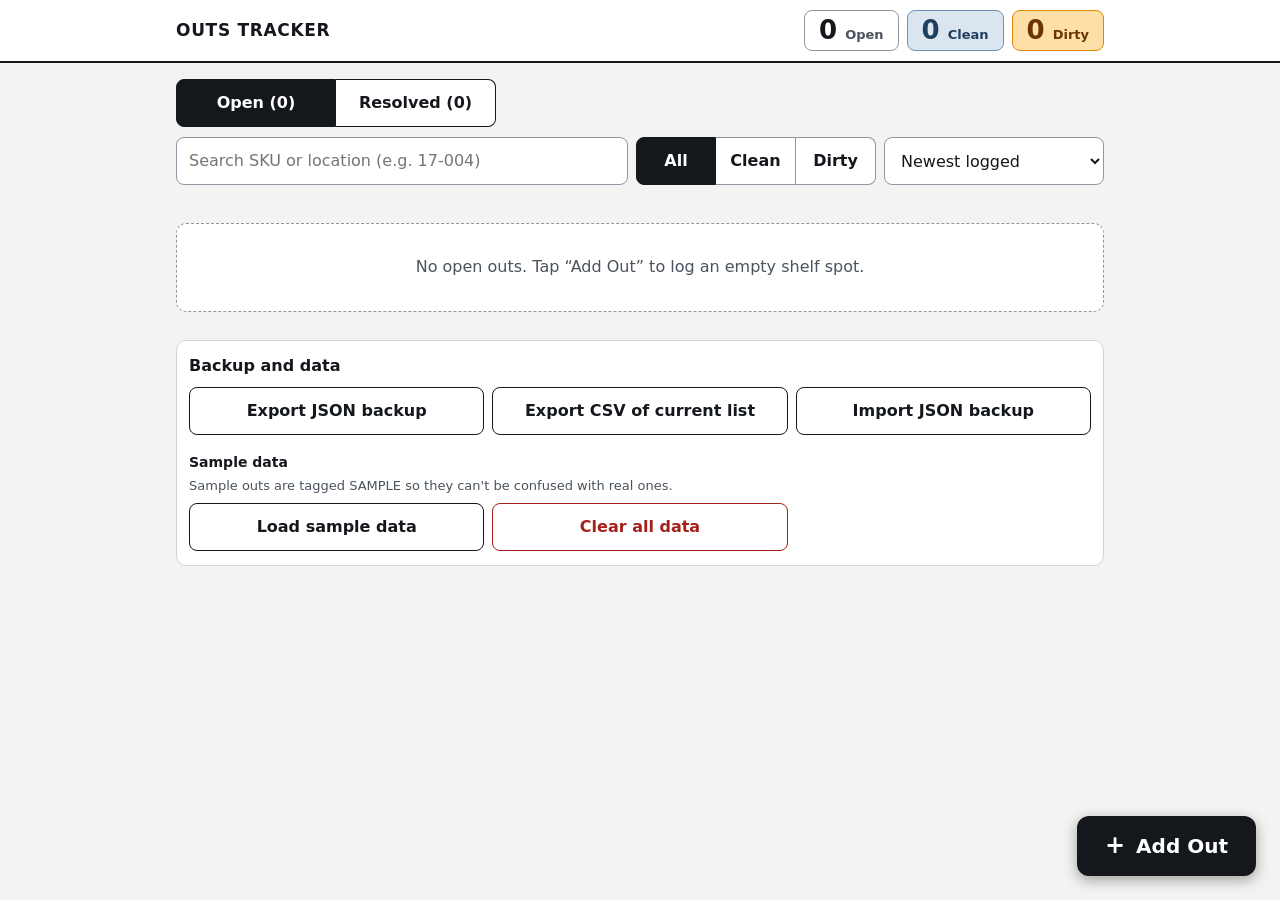
<file: index.html>
<!DOCTYPE html>
<html lang="en">
<head>
  <meta charset="utf-8">
  <meta name="viewport" content="width=device-width, initial-scale=1, viewport-fit=cover">
  <meta name="theme-color" content="#ffffff">
  <title>Outs Tracker</title>
  <link rel="stylesheet" href="styles.css">
</head>
<body>

  <header class="top">
    <div class="top-inner">
      <h1>Outs Tracker</h1>
      <div class="counts" aria-label="Open outs summary">
        <div class="count">
          <span class="num" id="countOpen">0</span>
          <span class="lbl">Open</span>
        </div>
        <div class="count count-clean">
          <span class="num" id="countClean">0</span>
          <span class="lbl">Clean</span>
        </div>
        <div class="count count-dirty">
          <span class="num" id="countDirty">0</span>
          <span class="lbl">Dirty</span>
        </div>
      </div>
    </div>
  </header>

  <main>
    <p class="warn" id="storageWarn" hidden>
      This browser is blocking local storage, so outs will not be saved after you close the page.
      Export a JSON backup before leaving.
    </p>

    <div class="tabs" role="tablist" aria-label="View">
      <button type="button" class="tab is-on" role="tab" aria-selected="true" data-view="open" id="tabOpen">Open</button>
      <button type="button" class="tab" role="tab" aria-selected="false" data-view="resolved" id="tabResolved">Resolved</button>
    </div>

    <section class="controls" aria-label="Search, filter and sort">
      <label class="sr-only" for="search">Search by SKU or shelf location</label>
      <input type="search" id="search" placeholder="Search SKU or location (e.g. 17-004)"
             autocomplete="off" autocapitalize="off" spellcheck="false">

      <div class="control-row">
        <div class="seg" role="group" aria-label="Filter by type">
          <button type="button" class="seg-btn is-on" data-type="all" aria-pressed="true">All</button>
          <button type="button" class="seg-btn" data-type="clean" aria-pressed="false">Clean</button>
          <button type="button" class="seg-btn" data-type="dirty" aria-pressed="false">Dirty</button>
        </div>

        <label class="sort">
          <span class="sr-only">Sort by</span>
          <select id="sort">
            <option value="logged-desc">Newest logged</option>
            <option value="logged-asc">Oldest logged</option>
            <option value="location">Location (walk order)</option>
            <option value="sku">SKU</option>
            <option value="stale">Days since last sale</option>
          </select>
        </label>
      </div>
    </section>

    <p class="result-info" id="resultInfo" aria-live="polite"></p>

    <ul class="list" id="list"></ul>
    <p class="empty" id="empty" hidden></p>

    <section class="data" aria-labelledby="dataHeading">
      <h2 id="dataHeading">Backup and data</h2>
      <div class="data-grid">
        <button type="button" class="btn" id="exportJson">Export JSON backup</button>
        <button type="button" class="btn" id="exportCsv">Export CSV of current list</button>
        <button type="button" class="btn" id="importBtn">Import JSON backup</button>
        <input type="file" id="importFile" accept="application/json,.json" hidden>
      </div>

      <h3>Sample data</h3>
      <p class="hint">Sample outs are tagged SAMPLE so they can't be confused with real ones.</p>
      <div class="data-grid">
        <button type="button" class="btn" id="loadSamples">Load sample data</button>
        <button type="button" class="btn btn-danger" id="clearAll">Clear all data</button>
      </div>
    </section>
  </main>

  <button type="button" class="add-btn" id="addBtn"><span aria-hidden="true">+</span> Add Out</button>

  <div class="toast" id="toast" role="status" aria-live="polite"></div>

  <dialog class="sheet" id="formDialog" aria-labelledby="formTitle">
    <form id="outForm" novalidate>
      <div class="sheet-head">
        <h2 id="formTitle">Add Out</h2>
        <button type="button" class="btn btn-quiet" id="cancelTop" aria-label="Close">Close</button>
      </div>

      <div class="sheet-body">
        <div class="field">
          <label for="fSku">SKU</label>
          <input type="text" id="fSku" inputmode="numeric" autocomplete="off" autocapitalize="off" spellcheck="false">
          <p class="err" id="err-fSku"></p>
        </div>

        <fieldset class="field">
          <legend>Type</legend>
          <div class="type-toggle">
            <label class="type-opt type-clean">
              <input type="radio" name="outType" value="clean" checked>
              <span><strong>Clean</strong><small>Empty, 0 on hand</small></span>
            </label>
            <label class="type-opt type-dirty">
              <input type="radio" name="outType" value="dirty">
              <span><strong>Dirty</strong><small>Empty, stock in store</small></span>
            </label>
          </div>
        </fieldset>

        <fieldset class="field">
          <legend>Shelf location <small>(the empty spot)</small></legend>
          <div class="loc-inputs">
            <label>
              <span>Aisle</span>
              <input type="text" id="fAisle" inputmode="numeric" maxlength="2" placeholder="17" autocomplete="off">
            </label>
            <label>
              <span>Bay</span>
              <input type="text" id="fBay" inputmode="numeric" maxlength="3" placeholder="004" autocomplete="off">
            </label>
            <label>
              <span>Shelf</span>
              <input type="text" id="fShelf" inputmode="numeric" maxlength="3" placeholder="056" autocomplete="off">
            </label>
          </div>
          <p class="hint" id="locPreview"></p>
          <p class="err" id="err-loc"></p>
        </fieldset>

        <div class="field">
          <label for="fOnHand">On-hand count</label>
          <input type="number" id="fOnHand" inputmode="numeric" min="0" step="1">
          <p class="hint" id="onHandHint"></p>
          <p class="err" id="err-fOnHand"></p>
        </div>

        <div id="dirtyFields" hidden>
          <div class="field">
            <label for="fOverhead">Overhead location <small>(where the product is stored)</small></label>
            <input type="text" id="fOverhead" placeholder="Overhead above bay 012" autocomplete="off">
            <p class="err" id="err-fOverhead"></p>
          </div>

          <div class="field">
            <label for="fLastSale">Last sale date</label>
            <input type="date" id="fLastSale">
            <p class="hint" id="lastSaleHint"></p>
            <p class="err" id="err-fLastSale"></p>
          </div>
        </div>

        <div class="field">
          <label for="fNotes">Notes <small>(optional)</small></label>
          <textarea id="fNotes" rows="2"></textarea>
        </div>
      </div>

      <div class="sheet-foot">
        <button type="button" class="btn" id="cancelBtn">Cancel</button>
        <button type="submit" class="btn btn-primary" id="saveBtn">Save out</button>
      </div>
    </form>
  </dialog>

  <script src="app.js"></script>
</body>
</html>
</file>
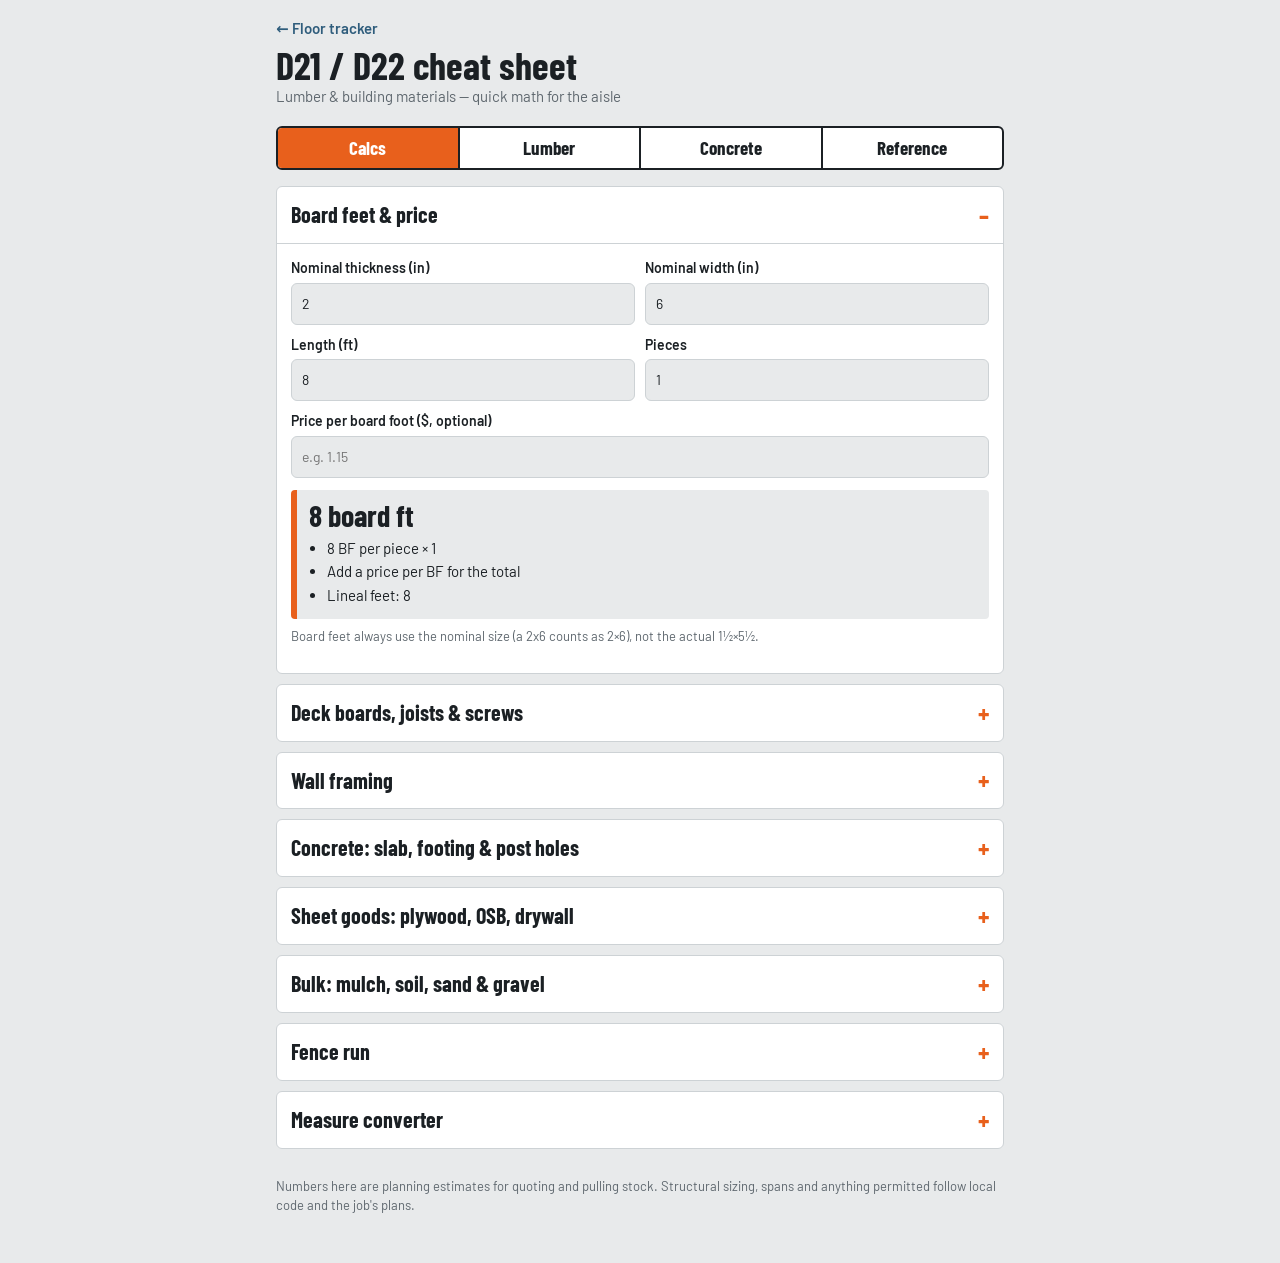
<file: tools/d21-d22-cheatsheet.html>
<!DOCTYPE html>
<html lang="en">
<head>
<meta charset="utf-8">
<meta name="viewport" content="width=device-width, initial-scale=1, viewport-fit=cover">
<title>D21 / D22 Cheat Sheet</title>
<link rel="preconnect" href="https://fonts.googleapis.com">
<link rel="preconnect" href="https://fonts.gstatic.com" crossorigin>
<link href="https://fonts.googleapis.com/css2?family=Barlow+Condensed:wght@600;700&family=Barlow:wght@400;500;600&display=swap" rel="stylesheet">
<style>
:root{
  --bg:#E8EAEB; --surface:#FFFFFF; --ink:#1B2024; --muted:#5E676E; --line:#CDD2D5;
  --hivis:#E8601C; --hivis-ink:#FFFFFF; --steel:#2F5D7C; --tag:#F4C542; --tag-ink:#1B2024;
  --late:#B3261E; --ok:#2E7D4F;
  --display:"Barlow Condensed","Arial Narrow",Arial,sans-serif;
  --body:"Barlow",system-ui,-apple-system,"Segoe UI",sans-serif;
}
@media (prefers-color-scheme: dark){:root:not([data-theme="light"]){
  --bg:#15181B; --surface:#1F2428; --ink:#E9ECEE; --muted:#9AA3AA; --line:#343B41;
  --hivis:#F2772F; --steel:#7FB2D6; --tag:#E2B63A; --late:#FF8A80; --ok:#6FCF97;}}
:root[data-theme="dark"]{
  --bg:#15181B; --surface:#1F2428; --ink:#E9ECEE; --muted:#9AA3AA; --line:#343B41;
  --hivis:#F2772F; --steel:#7FB2D6; --tag:#E2B63A; --late:#FF8A80; --ok:#6FCF97;}
*{box-sizing:border-box}
html,body{margin:0}
body{background:var(--bg);color:var(--ink);font:16px/1.45 var(--body);-webkit-font-smoothing:antialiased;
  padding-top:env(safe-area-inset-top,0px);padding-bottom:calc(40px + env(safe-area-inset-bottom,0px))}
button,input,select{font:inherit;color:inherit}
:focus-visible{outline:3px solid var(--steel);outline-offset:2px}
.wrap{max-width:760px;margin:0 auto;padding:0 16px}
a{color:var(--steel)}

header{padding:16px 0 4px}
.back{display:inline-block;font-weight:600;text-decoration:none;font-size:15px;margin-bottom:6px}
h1{font-family:var(--display);font-weight:700;font-size:38px;line-height:1;margin:0}
.sub{color:var(--muted);font-size:15px;margin-top:2px}

.tabs{display:flex;gap:0;margin:14px 0 16px;border:2px solid var(--ink);border-radius:6px;overflow:hidden;background:var(--surface)}
.tabs button{flex:1;border:0;border-right:2px solid var(--ink);background:transparent;padding:10px 4px;cursor:pointer;
  font-family:var(--display);font-weight:700;font-size:19px;line-height:1.1}
.tabs button:last-child{border-right:0}
.tabs button[aria-selected="true"]{background:var(--hivis);color:var(--hivis-ink)}

section[hidden]{display:none}
.card{background:var(--surface);border:1px solid var(--line);border-radius:6px;margin-bottom:10px;overflow:hidden}
.card>summary{list-style:none;cursor:pointer;padding:12px 14px;font-family:var(--display);font-weight:700;font-size:22px;
  display:flex;justify-content:space-between;align-items:center;gap:8px}
.card>summary::-webkit-details-marker{display:none}
.card>summary::after{content:"+";color:var(--hivis);font-size:26px;line-height:1}
.card[open]>summary::after{content:"–"}
.card[open]>summary{border-bottom:1px solid var(--line)}
.body{padding:14px}
.grid{display:grid;grid-template-columns:1fr 1fr;gap:10px}
.f{display:flex;flex-direction:column;gap:4px;font-size:14px;font-weight:600}
.f.full{grid-column:1/-1}
.f input,.f select{font-weight:400;padding:10px;border:1px solid var(--line);border-radius:6px;background:var(--bg)}
.hint{font-size:13px;font-weight:400;color:var(--muted)}
.out{margin-top:12px;border-left:6px solid var(--hivis);background:var(--bg);border-radius:4px;padding:10px 12px}
.out .big{font-family:var(--display);font-weight:700;font-size:30px;line-height:1.05}
.out ul{margin:6px 0 0;padding-left:18px;font-size:15px}
.out li{margin:2px 0}
.note{font-size:13px;color:var(--muted);margin-top:8px}

h2.t{font-family:var(--display);font-size:26px;margin:20px 0 6px}
h2.t:first-child{margin-top:4px}
.tblwrap{overflow-x:auto;background:var(--surface);border:1px solid var(--line);border-radius:6px;margin-bottom:12px}
table{border-collapse:collapse;width:100%;min-width:340px;font-size:15px}
th,td{text-align:left;padding:8px 10px;border-bottom:1px solid var(--line);white-space:nowrap}
th{font-family:var(--display);font-size:17px;background:var(--bg)}
tr:last-child td{border-bottom:0}
td.k{font-weight:600}
.callout{background:var(--surface);border:1px solid var(--line);border-left:6px solid var(--tag);border-radius:6px;padding:12px 14px;margin-bottom:12px;font-size:15px}
.callout b{font-family:var(--display);font-size:19px;display:block;margin-bottom:2px}
.callout.warn{border-left-color:var(--late)}
footer{color:var(--muted);font-size:13px;padding:18px 0 8px}
@media (max-width:420px){
  h1{font-size:32px}
  .grid{grid-template-columns:1fr}
  .tabs button{font-size:16px}
}
</style>
</head>
<body>
<div class="wrap">
<header>
  <a class="back" id="back" href="../index.html">&larr; Floor tracker</a>
  <h1>D21 / D22 cheat sheet</h1>
  <div class="sub">Lumber &amp; building materials — quick math for the aisle</div>
</header>

<div class="tabs" role="tablist" id="tabs">
  <button role="tab" data-t="calc" aria-selected="true">Calcs</button>
  <button role="tab" data-t="lumber" aria-selected="false">Lumber</button>
  <button role="tab" data-t="concrete" aria-selected="false">Concrete</button>
  <button role="tab" data-t="ref" aria-selected="false">Reference</button>
</div>

<!-- ================= CALCULATORS ================= -->
<section id="calc">

<details class="card" open>
  <summary>Board feet &amp; price</summary>
  <div class="body">
    <div class="grid">
      <label class="f">Nominal thickness (in)<input id="bf_t" value="2" inputmode="decimal"></label>
      <label class="f">Nominal width (in)<input id="bf_w" value="6" inputmode="decimal"></label>
      <label class="f">Length (ft)<input id="bf_l" value="8" inputmode="decimal"></label>
      <label class="f">Pieces<input id="bf_q" value="1" inputmode="numeric"></label>
      <label class="f full">Price per board foot ($, optional)<input id="bf_p" inputmode="decimal" placeholder="e.g. 1.15"></label>
    </div>
    <div class="out" id="bf_out"></div>
    <p class="note">Board feet always use the nominal size (a 2x6 counts as 2&times;6), not the actual 1½&times;5½.</p>
  </div>
</details>

<details class="card">
  <summary>Deck boards, joists &amp; screws</summary>
  <div class="body">
    <div class="grid">
      <label class="f">Deck length, along boards (ft)<input id="dk_a" value="16" inputmode="decimal"></label>
      <label class="f">Deck depth, across boards (ft)<input id="dk_b" value="12" inputmode="decimal"></label>
      <label class="f">Board face width (in)<select id="dk_bw">
        <option value="5.5">5½ — 2x6 / 5/4x6</option><option value="3.5">3½ — 2x4</option>
        <option value="5.375">5⅜ — composite</option><option value="7.25">7¼ — 2x8</option></select></label>
      <label class="f">Gap between boards (in)<input id="dk_g" value="1/8" inputmode="text"></label>
      <label class="f">Board stock length (ft)<select id="dk_len">
        <option>8</option><option selected>12</option><option>16</option><option>20</option></select></label>
      <label class="f">Joist spacing (in OC)<select id="dk_oc">
        <option>12</option><option selected>16</option><option>24</option></select></label>
      <label class="f full">Waste %<input id="dk_waste" value="10" inputmode="numeric"></label>
    </div>
    <div class="out" id="dk_out"></div>
    <p class="note">Composite decking usually wants 16" OC straight, 12" OC on a 45. Check the board's own instructions.</p>
  </div>
</details>

<details class="card">
  <summary>Wall framing</summary>
  <div class="body">
    <div class="grid">
      <label class="f">Wall length (ft)<input id="wl_l" value="20" inputmode="decimal"></label>
      <label class="f">Stud spacing (in OC)<select id="wl_oc"><option>12</option><option selected>16</option><option>24</option></select></label>
      <label class="f">Corners / intersections<input id="wl_c" value="2" inputmode="numeric"></label>
      <label class="f">Door &amp; window openings<input id="wl_o" value="0" inputmode="numeric"></label>
      <label class="f full">Plates: top plates<select id="wl_tp"><option value="2" selected>Double top (2)</option><option value="1">Single top (1)</option></select></label>
    </div>
    <div class="out" id="wl_out"></div>
    <p class="note">Openings add roughly 4 pieces each (two kings, two jacks) plus header stock — not counted here.</p>
  </div>
</details>

<details class="card">
  <summary>Concrete: slab, footing &amp; post holes</summary>
  <div class="body">
    <label class="f full" style="margin-bottom:10px">Pour type<select id="cc_mode">
      <option value="slab" selected>Slab / rectangular footing</option>
      <option value="hole">Round post holes</option>
      <option value="tube">Sonotube / column</option></select></label>
    <div class="grid" id="cc_slab">
      <label class="f">Length (ft)<input id="cc_l" value="10" inputmode="decimal"></label>
      <label class="f">Width (ft)<input id="cc_w" value="10" inputmode="decimal"></label>
      <label class="f full">Thickness (in)<input id="cc_d" value="4" inputmode="decimal"></label>
    </div>
    <div class="grid" id="cc_round" hidden>
      <label class="f">Hole diameter (in)<input id="cc_dia" value="10" inputmode="decimal"></label>
      <label class="f">Hole depth (in)<input id="cc_dep" value="24" inputmode="decimal"></label>
      <label class="f">Number of holes<input id="cc_n" value="1" inputmode="numeric"></label>
      <label class="f">Post in the hole<select id="cc_post">
        <option value="0" selected>None / column</option>
        <option value="3.5">4x4 (3½)</option><option value="5.5">6x6 (5½)</option>
        <option value="round4">4" round</option></select></label>
    </div>
    <label class="f full" style="margin-top:10px">Bag size<select id="cc_bag">
      <option value="0.6" selected>80 lb — 0.60 cu ft</option>
      <option value="0.45">60 lb — 0.45 cu ft</option>
      <option value="0.375">50 lb — 0.375 cu ft</option>
      <option value="0.30">40 lb — 0.30 cu ft</option>
      <option value="0.5">Fast-setting 50 lb — 0.50 cu ft</option></select></label>
    <div class="out" id="cc_out"></div>
    <p class="note">Bag yields are the printed averages. Ordering ready-mix? Anything over about 1 cu yd is usually cheaper by truck.</p>
  </div>
</details>

<details class="card">
  <summary>Sheet goods: plywood, OSB, drywall</summary>
  <div class="body">
    <div class="grid">
      <label class="f">Area length (ft)<input id="sh_l" value="12" inputmode="decimal"></label>
      <label class="f">Area height / width (ft)<input id="sh_h" value="8" inputmode="decimal"></label>
      <label class="f">Surfaces (walls, sides)<input id="sh_n" value="1" inputmode="numeric"></label>
      <label class="f">Sheet size<select id="sh_sz">
        <option value="32" selected>4 x 8 — 32 sq ft</option>
        <option value="40">4 x 10 — 40 sq ft</option>
        <option value="48">4 x 12 — 48 sq ft</option></select></label>
      <label class="f full">Waste %<input id="sh_waste" value="10" inputmode="numeric"></label>
    </div>
    <div class="out" id="sh_out"></div>
  </div>
</details>

<details class="card">
  <summary>Bulk: mulch, soil, sand &amp; gravel</summary>
  <div class="body">
    <div class="grid">
      <label class="f">Area length (ft)<input id="bk_l" value="20" inputmode="decimal"></label>
      <label class="f">Area width (ft)<input id="bk_w" value="10" inputmode="decimal"></label>
      <label class="f">Depth (in)<input id="bk_d" value="3" inputmode="decimal"></label>
      <label class="f">Bag size<select id="bk_bag">
        <option value="2" selected>2 cu ft (mulch)</option>
        <option value="1.5">1.5 cu ft (mulch / soil)</option>
        <option value="0.75">0.75 cu ft (stone)</option>
        <option value="0.5">0.5 cu ft (50 lb sand / paver base)</option></select></label>
    </div>
    <div class="out" id="bk_out"></div>
    <p class="note">One cubic yard covers about 108 sq ft at 3" deep, 162 sq ft at 2".</p>
  </div>
</details>

<details class="card">
  <summary>Fence run</summary>
  <div class="body">
    <div class="grid">
      <label class="f">Run length (ft)<input id="fn_l" value="50" inputmode="decimal"></label>
      <label class="f">Post spacing (ft)<input id="fn_s" value="8" inputmode="decimal"></label>
      <label class="f">Picket face width (in)<input id="fn_pw" value="5.5" inputmode="decimal"></label>
      <label class="f">Picket gap (in)<input id="fn_pg" value="0" inputmode="text"></label>
      <label class="f">Rails per section<select id="fn_r"><option>2</option><option selected>3</option></select></label>
      <label class="f">Hole: dia x depth (in)<input id="fn_h" value="10 x 30" inputmode="text"></label>
    </div>
    <div class="out" id="fn_out"></div>
    <p class="note">Rule of thumb for post depth: a third of the post above grade, below the frost line, whichever is deeper.</p>
  </div>
</details>

<details class="card">
  <summary>Measure converter</summary>
  <div class="body">
    <div class="grid">
      <label class="f full">Type a measurement<input id="cv_in" value="8 5/8" inputmode="text" placeholder='e.g. 8 5/8, 12.375, 6&apos; 4"'></label>
    </div>
    <div class="out" id="cv_out"></div>
    <p class="note">Accepts fractions, decimals and feet-inches. Rounds to the nearest 1/16.</p>
  </div>
</details>

</section>

<!-- ================= LUMBER ================= -->
<section id="lumber" hidden>
  <h2 class="t">Nominal vs actual</h2>
  <div class="tblwrap"><table>
    <tr><th>Nominal</th><th>Actual (dry, S4S)</th></tr>
    <tr><td class="k">1x2</td><td>¾ x 1½</td></tr>
    <tr><td class="k">1x4</td><td>¾ x 3½</td></tr>
    <tr><td class="k">1x6</td><td>¾ x 5½</td></tr>
    <tr><td class="k">1x8</td><td>¾ x 7¼</td></tr>
    <tr><td class="k">1x10</td><td>¾ x 9¼</td></tr>
    <tr><td class="k">1x12</td><td>¾ x 11¼</td></tr>
    <tr><td class="k">5/4x6 decking</td><td>1 x 5½</td></tr>
    <tr><td class="k">2x2</td><td>1½ x 1½</td></tr>
    <tr><td class="k">2x4</td><td>1½ x 3½</td></tr>
    <tr><td class="k">2x6</td><td>1½ x 5½</td></tr>
    <tr><td class="k">2x8</td><td>1½ x 7¼</td></tr>
    <tr><td class="k">2x10</td><td>1½ x 9¼</td></tr>
    <tr><td class="k">2x12</td><td>1½ x 11¼</td></tr>
    <tr><td class="k">4x4</td><td>3½ x 3½</td></tr>
    <tr><td class="k">4x6</td><td>3½ x 5½</td></tr>
    <tr><td class="k">6x6</td><td>5½ x 5½</td></tr>
  </table></div>
  <p class="note">Rough-sawn, green and timber over 6" can run different. Measure the actual piece when a customer is matching existing work.</p>

  <h2 class="t">Pressure treated: which one</h2>
  <div class="tblwrap"><table>
    <tr><th>Use category</th><th>Where it goes</th></tr>
    <tr><td class="k">Above ground</td><td>Rails, pickets, decking boards that drain and dry. Not for anything touching soil.</td></tr>
    <tr><td class="k">Ground contact</td><td>Posts, joists and beams near grade, anything on or in soil, or where it can't dry out. Also the safe call for critical framing.</td></tr>
    <tr><td class="k">Permanent wood foundation</td><td>Heavier retention again, for structural foundation use. Special order in most stores.</td></tr>
  </table></div>
  <div class="callout"><b>Cut ends</b>Every field cut or bore in treated lumber needs an end-cut preservative brushed on, even on ground contact stock.</div>

  <h2 class="t">Fasteners with treated wood</h2>
  <div class="tblwrap"><table>
    <tr><th>Fastener</th><th>Call</th></tr>
    <tr><td class="k">Hot-dip galvanized</td><td>Minimum for exterior treated wood.</td></tr>
    <tr><td class="k">Stainless</td><td>Best life, and the usual pick within a few miles of salt water or with cedar and redwood staining concerns.</td></tr>
    <tr><td class="k">Electro-galvanized / bright</td><td>Interior dry only. It will streak and fail outdoors.</td></tr>
    <tr><td class="k">Aluminum</td><td>Don't. Modern copper-based treatments corrode aluminum flashing and fasteners in contact.</td></tr>
  </table></div>

  <h2 class="t">Nail sizes</h2>
  <div class="tblwrap"><table>
    <tr><th>Penny</th><th>Length</th><th>Typical use</th></tr>
    <tr><td class="k">6d</td><td>2"</td><td>Trim, thin stock</td></tr>
    <tr><td class="k">8d</td><td>2½"</td><td>Sheathing, subfloor, toe-nailing</td></tr>
    <tr><td class="k">10d</td><td>3"</td><td>Framing, joist hangers (use hanger nails)</td></tr>
    <tr><td class="k">16d</td><td>3½"</td><td>Face-nailing 2x framing, plates</td></tr>
    <tr><td class="k">Hanger nails</td><td>1½" or 2½"</td><td>Only these in a Simpson hanger — never drywall or deck screws</td></tr>
  </table></div>

  <div class="callout warn"><b>Spans: look them up, don't guess</b>
  Joist, rafter and beam spans change with species, grade, spacing, load and local code, so there's no single number to memorize. Use the span tables on the in-aisle cards, the IRC deck tables (R507) or AWC's DCA6, and send anything unusual to a designer or the permit office.</div>
</section>

<!-- ================= CONCRETE ================= -->
<section id="concrete" hidden>
  <h2 class="t">Bag yields</h2>
  <div class="tblwrap"><table>
    <tr><th>Bag</th><th>Yield</th><th>Bags per cu yd</th></tr>
    <tr><td class="k">80 lb</td><td>0.60 cu ft</td><td>45</td></tr>
    <tr><td class="k">60 lb</td><td>0.45 cu ft</td><td>60</td></tr>
    <tr><td class="k">50 lb fast-setting</td><td>0.50 cu ft</td><td>54</td></tr>
    <tr><td class="k">40 lb</td><td>0.30 cu ft</td><td>90</td></tr>
  </table></div>
  <p class="note">1 cubic yard = 27 cubic feet. Slab math: sq ft &times; thickness in inches &divide; 12 = cubic feet.</p>

  <h2 class="t">Slab quick reference (4" thick)</h2>
  <div class="tblwrap"><table>
    <tr><th>Slab</th><th>Sq ft</th><th>Cu ft</th><th>80 lb bags</th></tr>
    <tr><td class="k">4 x 4</td><td>16</td><td>5.3</td><td>9</td></tr>
    <tr><td class="k">4 x 8</td><td>32</td><td>10.7</td><td>18</td></tr>
    <tr><td class="k">8 x 8</td><td>64</td><td>21.3</td><td>36</td></tr>
    <tr><td class="k">10 x 10</td><td>100</td><td>33.3</td><td>56</td></tr>
    <tr><td class="k">12 x 12</td><td>144</td><td>48.0</td><td>80</td></tr>
    <tr><td class="k">20 x 20</td><td>400</td><td>133.3</td><td>223 — quote ready-mix</td></tr>
  </table></div>

  <h2 class="t">Post holes (80 lb bags per hole)</h2>
  <div class="tblwrap"><table>
    <tr><th>Hole</th><th>Empty</th><th>With 4x4</th><th>With 6x6</th></tr>
    <tr><td class="k">8" x 24"</td><td>1.5</td><td>1</td><td>0.5</td></tr>
    <tr><td class="k">10" x 24"</td><td>2</td><td>2</td><td>1.5</td></tr>
    <tr><td class="k">10" x 30"</td><td>2.5</td><td>2</td><td>1.5</td></tr>
    <tr><td class="k">12" x 36"</td><td>4</td><td>4</td><td>3</td></tr>
  </table></div>
  <p class="note">Rounded up to the half bag. Most customers buy whole bags, so round again at the register.</p>

  <h2 class="t">Rebar &amp; mesh</h2>
  <div class="tblwrap"><table>
    <tr><th>Size</th><th>Diameter</th><th>Common use</th></tr>
    <tr><td class="k">#3</td><td>⅜"</td><td>Slabs, walkways, small footings</td></tr>
    <tr><td class="k">#4</td><td>½"</td><td>Driveways, footings, walls</td></tr>
    <tr><td class="k">#5</td><td>⅝"</td><td>Heavier footings and walls</td></tr>
    <tr><td class="k">6x6 10/10 mesh</td><td>—</td><td>Flatwork crack control</td></tr>
  </table></div>

  <h2 class="t">Mixes: which bag</h2>
  <div class="tblwrap"><table>
    <tr><th>Product</th><th>Use it for</th></tr>
    <tr><td class="k">Concrete mix</td><td>General 2"+ pours: slabs, footings, setting posts</td></tr>
    <tr><td class="k">Fast-setting</td><td>Posts and small repairs, sets in minutes; can be poured dry in the hole and watered</td></tr>
    <tr><td class="k">High-early / 5000 psi</td><td>Driveways, heavy loads, cold-weather pours needing early strength</td></tr>
    <tr><td class="k">Sand mix</td><td>Thin repairs under 2", bedding, grout</td></tr>
    <tr><td class="k">Mortar / Type S vs N</td><td>Brick and block. S for below grade and structural, N for general above-grade</td></tr>
  </table></div>
</section>

<!-- ================= REFERENCE ================= -->
<section id="ref" hidden>
  <h2 class="t">Sheet goods: actual thickness</h2>
  <div class="tblwrap"><table>
    <tr><th>Called</th><th>Actual</th></tr>
    <tr><td class="k">¼"</td><td>7/32 or ¼</td></tr>
    <tr><td class="k">⅜"</td><td>11/32</td></tr>
    <tr><td class="k">½"</td><td>15/32</td></tr>
    <tr><td class="k">⅝"</td><td>19/32</td></tr>
    <tr><td class="k">¾"</td><td>23/32</td></tr>
  </table></div>
  <p class="note">Sanded plywood and hardwood ply run true or close to it, sheathing and OSB run under. It matters for dado and door jamb work.</p>

  <h2 class="t">Sheets per area</h2>
  <div class="tblwrap"><table>
    <tr><th>Area</th><th>4x8 sheets</th><th>4x12 sheets</th></tr>
    <tr><td class="k">100 sq ft</td><td>4</td><td>3</td></tr>
    <tr><td class="k">200 sq ft</td><td>7</td><td>5</td></tr>
    <tr><td class="k">400 sq ft</td><td>13</td><td>9</td></tr>
    <tr><td class="k">1000 sq ft</td><td>32</td><td>21</td></tr>
  </table></div>
  <p class="note">No waste added. A room with openings still buys the full sheet count.</p>

  <h2 class="t">Fractions to decimal</h2>
  <div class="tblwrap"><table>
    <tr><th>Frac</th><th>Dec</th><th>Frac</th><th>Dec</th></tr>
    <tr><td class="k">1/16</td><td>.0625</td><td class="k">9/16</td><td>.5625</td></tr>
    <tr><td class="k">1/8</td><td>.125</td><td class="k">5/8</td><td>.625</td></tr>
    <tr><td class="k">3/16</td><td>.1875</td><td class="k">11/16</td><td>.6875</td></tr>
    <tr><td class="k">1/4</td><td>.25</td><td class="k">3/4</td><td>.75</td></tr>
    <tr><td class="k">5/16</td><td>.3125</td><td class="k">13/16</td><td>.8125</td></tr>
    <tr><td class="k">3/8</td><td>.375</td><td class="k">7/8</td><td>.875</td></tr>
    <tr><td class="k">7/16</td><td>.4375</td><td class="k">15/16</td><td>.9375</td></tr>
    <tr><td class="k">1/2</td><td>.5</td><td class="k">1</td><td>1.0</td></tr>
  </table></div>

  <h2 class="t">Studs per wall, 16" OC</h2>
  <div class="tblwrap"><table>
    <tr><th>Wall</th><th>Studs</th><th>Plate stock</th></tr>
    <tr><td class="k">8 ft</td><td>7</td><td>24 lin ft</td></tr>
    <tr><td class="k">12 ft</td><td>10</td><td>36 lin ft</td></tr>
    <tr><td class="k">16 ft</td><td>13</td><td>48 lin ft</td></tr>
    <tr><td class="k">20 ft</td><td>16</td><td>60 lin ft</td></tr>
    <tr><td class="k">24 ft</td><td>19</td><td>72 lin ft</td></tr>
  </table></div>
  <p class="note">Field studs only, with a double top plate. Add corners, channels and openings.</p>

  <h2 class="t">Handy conversions</h2>
  <div class="tblwrap"><table>
    <tr><td class="k">1 cu yd</td><td>27 cu ft</td></tr>
    <tr><td class="k">1 sq ft of 4" concrete</td><td>0.33 cu ft</td></tr>
    <tr><td class="k">Sand / gravel</td><td>about 100 lb per cu ft, 1.4 ton per cu yd</td></tr>
    <tr><td class="k">50 lb bag of sand</td><td>about 0.5 cu ft</td></tr>
    <tr><td class="k">Board foot</td><td>144 cu in — a 1x12 one foot long</td></tr>
    <tr><td class="k">Lineal ft to board ft</td><td>lin ft &times; nominal T &times; nominal W &divide; 12</td></tr>
  </table></div>

  <div class="callout"><b>Customer questions worth asking first</b>
  Is it touching the ground? Is it structural? Indoors or out? Those three answers pick the treatment, the fastener and the grade most of the time.</div>
</section>

<footer>Numbers here are planning estimates for quoting and pulling stock. Structural sizing, spans and anything permitted follow local code and the job's plans.</footer>
</div>

<script>
(function(){
const $ = s => document.querySelector(s);
const v = id => $("#"+id).value;
const el = id => $("#"+id);

/* --- parsing: 12, 12.5, "8 5/8", "3/4", "6' 4\"" --- */
function num(s){
  if(typeof s === "number") return s;
  s = String(s||"").trim().replace(/[”"″]/g,'"').replace(/[’']/g,"'");
  if(!s) return 0;
  const ft = s.match(/^(-?[\d.]+)\s*'\s*(.*)$/);
  if(ft) return (parseFloat(ft[1])||0)*12 + num(ft[2].replace(/"/g,""));
  s = s.replace(/"/g,"").trim();
  const mixed = s.match(/^(-?\d+)\s+(\d+)\s*\/\s*(\d+)$/);
  if(mixed) return parseFloat(mixed[1]) + parseFloat(mixed[2])/parseFloat(mixed[3]);
  const frac = s.match(/^(-?\d+)\s*\/\s*(\d+)$/);
  if(frac) return parseFloat(frac[1])/parseFloat(frac[2]);
  const n = parseFloat(s);
  return isFinite(n) ? n : 0;
}
const money = n => "$" + n.toFixed(2);
const r1 = n => Math.round(n*10)/10;
const r2 = n => Math.round(n*100)/100;
function frac16(x){
  const neg = x<0; x = Math.abs(x);
  let whole = Math.floor(x), s = Math.round((x-whole)*16);
  if(s===16){ whole++; s=0; }
  let out = String(whole);
  if(s){ let n=s,d=16; while(n%2===0){n/=2;d/=2;} out = (whole? whole+" ":"") + n+"/"+d; }
  return (neg?"-":"") + out;
}
function out(id, big, lines, tone){
  el(id).innerHTML = `<div class="big" ${tone?`style="color:${tone}"`:""}>${big}</div>` +
    (lines && lines.length ? `<ul>${lines.filter(Boolean).map(l=>`<li>${l}</li>`).join("")}</ul>` : "");
}

/* --- board feet --- */
function bf(){
  const t=num(v("bf_t")), w=num(v("bf_w")), l=num(v("bf_l")), q=Math.max(1,Math.round(num(v("bf_q"))||1));
  const per = t*w*l/12, tot = per*q, p = num(v("bf_p"));
  out("bf_out", `${r2(tot)} board ft`, [
    `${r2(per)} BF per piece &times; ${q}`,
    p ? `Total at ${money(p)}/BF: <b>${money(tot*p)}</b> — ${money(per*p)} a piece` : "Add a price per BF for the total",
    `Lineal feet: ${r1(l*q)}`
  ]);
}
["bf_t","bf_w","bf_l","bf_q","bf_p"].forEach(id=>el(id).addEventListener("input",bf)); bf();

/* --- deck --- */
function deck(){
  const A=num(v("dk_a")), B=num(v("dk_b")), bw=num(v("dk_bw")), g=num(v("dk_g")),
        L=num(v("dk_len")), oc=num(v("dk_oc")), waste=1+num(v("dk_waste"))/100;
  if(A<=0||B<=0||bw<=0) return out("dk_out","Enter the deck size",[]);
  const rows = Math.ceil((B*12) / (bw+g));
  const linft = rows*A;
  const perRow = Math.ceil(A/L);
  const boards = Math.ceil(rows*perRow*waste);
  const joists = Math.floor((A*12)/oc)+1;
  const screws = rows*joists*2;
  out("dk_out", `${boards} deck boards @ ${L} ft`, [
    `${rows} rows across ${B} ft — ${r1(linft)} lineal ft before waste`,
    `Joists at ${oc}" OC: <b>${joists}</b> pieces, ${B} ft long, plus rim and ledger`,
    `Screws: about ${screws} (2 per board per joist) — roughly ${Math.ceil(screws/350)} lb box${screws>350?"es":""}`,
    `Deck area: ${r1(A*B)} sq ft`
  ]);
}
["dk_a","dk_b","dk_bw","dk_g","dk_len","dk_oc","dk_waste"].forEach(id=>el(id).addEventListener("input",deck));
["dk_bw","dk_len","dk_oc"].forEach(id=>el(id).addEventListener("change",deck)); deck();

/* --- wall --- */
function wall(){
  const L=num(v("wl_l")), oc=num(v("wl_oc")), c=Math.round(num(v("wl_c"))), o=Math.round(num(v("wl_o"))), tp=num(v("wl_tp"));
  if(L<=0) return out("wl_out","Enter a wall length",[]);
  const field = Math.floor((L*12)/oc)+1;
  const corner = c*2;
  const opening = o*4;
  const plate = L*(1+tp);
  out("wl_out", `${field+corner+opening} studs`, [
    `${field} field studs at ${oc}" OC, ${corner} for corners and channels, ${opening} for openings`,
    `Plates: ${r1(plate)} lineal ft — about ${Math.ceil(plate/16)} pieces at 16 ft`,
    `Bottom plate in contact with concrete must be treated`
  ]);
}
["wl_l","wl_oc","wl_c","wl_o","wl_tp"].forEach(id=>{el(id).addEventListener("input",wall);el(id).addEventListener("change",wall);}); wall();

/* --- concrete --- */
function conc(){
  const mode = v("cc_mode"), bag = num(v("cc_bag"));
  el("cc_slab").hidden = mode!=="slab";
  el("cc_round").hidden = mode==="slab";
  let cuft = 0, detail = "";
  if(mode==="slab"){
    const L=num(v("cc_l")), W=num(v("cc_w")), D=num(v("cc_d"));
    cuft = L*W*(D/12);
    detail = `${r1(L*W)} sq ft at ${D}" thick`;
  } else {
    const dia=num(v("cc_dia")), dep=num(v("cc_dep")), n=Math.max(1,Math.round(num(v("cc_n")))), post=v("cc_post");
    const hole = Math.PI*Math.pow(dia/2,2)*dep/1728;
    let disp = 0;
    if(post==="round4") disp = Math.PI*Math.pow(4/2,2)*dep/1728;
    else if(num(post)>0) disp = Math.pow(num(post),2)*dep/1728;
    const each = Math.max(0, hole-disp);
    cuft = each*n;
    detail = `${r2(each)} cu ft per hole${disp?` (post volume taken out)`:""} &times; ${n}`;
  }
  const bags = Math.ceil(cuft/bag);
  const yards = cuft/27;
  out("cc_out", `${bags} bag${bags===1?"":"s"}`, [
    detail,
    `${r2(cuft)} cubic feet — ${r2(yards)} cubic yards`,
    yards>1 ? `Over a yard: price a ready-mix truck against ${bags} bags` : `Mixing by hand: plan on water and a tub or mixer`
  ]);
}
["cc_mode","cc_l","cc_w","cc_d","cc_dia","cc_dep","cc_n","cc_post","cc_bag"].forEach(id=>{
  el(id).addEventListener("input",conc); el(id).addEventListener("change",conc);}); conc();

/* --- sheets --- */
function sheets(){
  const L=num(v("sh_l")), H=num(v("sh_h")), n=Math.max(1,Math.round(num(v("sh_n")))), sz=num(v("sh_sz")), w=1+num(v("sh_waste"))/100;
  const area = L*H*n;
  const s = Math.ceil(area/sz*w);
  out("sh_out", `${s} sheets`, [
    `${r1(area)} sq ft across ${n} surface${n===1?"":"s"}, waste included`,
    `Drywall: about ${s*32} screws and ${r1(s*38)} lineal ft of tape`,
    `Subfloor or sheathing: 8d ring shank, 6" on edges and 12" in the field`
  ]);
}
["sh_l","sh_h","sh_n","sh_sz","sh_waste"].forEach(id=>{el(id).addEventListener("input",sheets);el(id).addEventListener("change",sheets);}); sheets();

/* --- bulk --- */
function bulk(){
  const L=num(v("bk_l")), W=num(v("bk_w")), D=num(v("bk_d")), b=num(v("bk_bag"));
  const cuft = L*W*(D/12), yards = cuft/27, bags = Math.ceil(cuft/b);
  out("bk_out", `${bags} bags`, [
    `${r1(L*W)} sq ft at ${D}" deep`,
    `${r1(cuft)} cubic feet — ${r2(yards)} cubic yards`,
    yards>=1 ? `Bulk delivery is usually cheaper past a yard` : ``,
    `Weight if it's sand or stone: roughly ${Math.round(cuft*100)} lb — check the cart and the customer's vehicle`
  ]);
}
["bk_l","bk_w","bk_d","bk_bag"].forEach(id=>{el(id).addEventListener("input",bulk);el(id).addEventListener("change",bulk);}); bulk();

/* --- fence --- */
function fence(){
  const L=num(v("fn_l")), S=num(v("fn_s")), pw=num(v("fn_pw")), pg=num(v("fn_pg")), rp=num(v("fn_r"));
  if(L<=0||S<=0) return out("fn_out","Enter the run",[]);
  const sections = Math.ceil(L/S), posts = sections+1, rails = sections*rp;
  const pickets = (pw+pg)>0 ? Math.ceil((L*12)/(pw+pg)) : 0;
  const hm = String(v("fn_h")).split(/x|X|\*/);
  const dia = num(hm[0]||10), dep = num(hm[1]||24);
  const perHole = Math.max(0, Math.PI*Math.pow(dia/2,2)*dep/1728 - Math.pow(3.5,2)*dep/1728);
  const bags = Math.ceil(perHole/0.6*posts);
  out("fn_out", `${posts} posts, ${pickets} pickets`, [
    `${sections} sections at ${S} ft, ${rails} rails (${rp} per section)`,
    `Rail stock: ${r1(L*rp)} lineal ft`,
    `Concrete: about ${bags} 80 lb bags total, ${r1(perHole/0.6)} per ${dia}" x ${dep}" hole with a 4x4`,
    `Add a gate kit, hinges and a latch if the run has one`
  ]);
}
["fn_l","fn_s","fn_pw","fn_pg","fn_r","fn_h"].forEach(id=>{el(id).addEventListener("input",fence);el(id).addEventListener("change",fence);}); fence();

/* --- converter --- */
function conv(){
  const x = num(v("cv_in"));
  if(!x) return out("cv_out","Type a measurement",[]);
  const ft = Math.floor(x/12), inch = x-ft*12;
  out("cv_out", `${r2(x)}"`, [
    `Nearest 1/16: <b>${frac16(x)}"</b>`,
    `Feet and inches: ${ft}' ${frac16(inch)}"`,
    `Decimal feet: ${r2(x/12)} ft`,
    `Metric: ${r1(x*25.4)} mm — ${r2(x*2.54)} cm`
  ]);
}
el("cv_in").addEventListener("input",conv); conv();

/* --- tabs --- */
const SECT = {calc:"calc", lumber:"lumber", concrete:"concrete", ref:"ref"};
$("#tabs").addEventListener("click", e=>{
  const b = e.target.closest("[data-t]"); if(!b) return;
  document.querySelectorAll("#tabs button").forEach(x=>x.setAttribute("aria-selected", String(x===b)));
  Object.values(SECT).forEach(id=>{ $("#"+id).hidden = (id!==b.dataset.t); });
  scrollTo({top:0,behavior:"smooth"});
});

/* --- back link: relative when self-hosted, absolute inside Claude --- */
if(/claude/.test(location.hostname)) el("back").href = "https://claude.ai/artifact/5UGQQjf8QSRFYaHS24y8Dx";
el("back").target = "_top";
})();
</script>
</body>
</html>
</file>
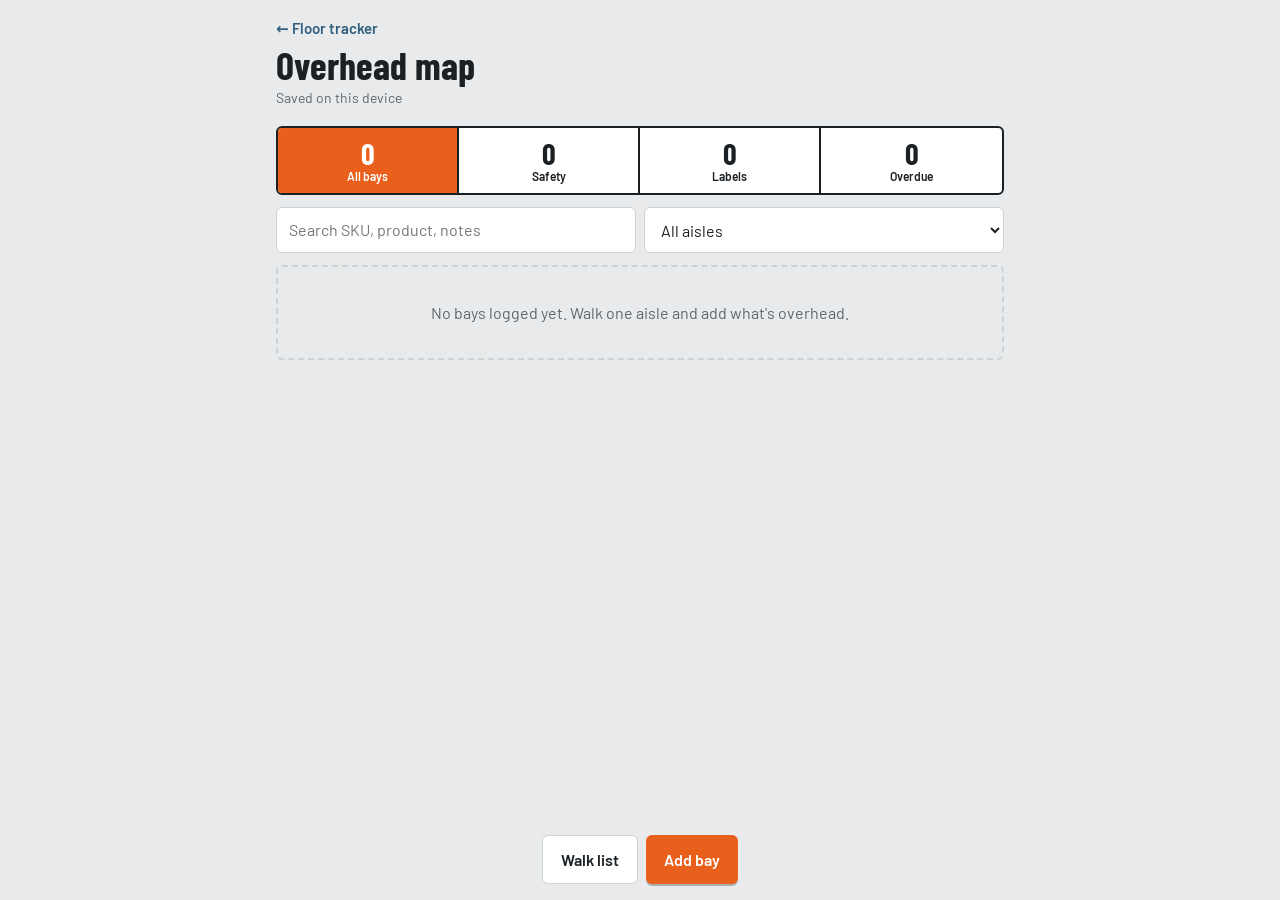
<file: tools/overhead-map.html>
<!DOCTYPE html>
<html lang="en">
<head>
<meta charset="utf-8">
<meta name="viewport" content="width=device-width, initial-scale=1, viewport-fit=cover">
<title>Overhead Map</title>
<link rel="preconnect" href="https://fonts.googleapis.com">
<link rel="preconnect" href="https://fonts.gstatic.com" crossorigin>
<link href="https://fonts.googleapis.com/css2?family=Barlow+Condensed:wght@600;700&family=Barlow:wght@400;500;600&display=swap" rel="stylesheet">
<style>
:root{
  --bg:#E8EAEB; --surface:#FFFFFF; --ink:#1B2024; --muted:#5E676E; --line:#CDD2D5;
  --hivis:#E8601C; --hivis-ink:#FFFFFF; --steel:#2F5D7C; --tag:#F4C542; --tag-ink:#1B2024;
  --late:#B3261E; --ok:#2E7D4F;
  --display:"Barlow Condensed","Arial Narrow",Arial,sans-serif;
  --body:"Barlow",system-ui,-apple-system,"Segoe UI",sans-serif;
}
@media (prefers-color-scheme: dark){:root:not([data-theme="light"]){
  --bg:#15181B; --surface:#1F2428; --ink:#E9ECEE; --muted:#9AA3AA; --line:#343B41;
  --hivis:#F2772F; --steel:#7FB2D6; --tag:#E2B63A; --late:#FF8A80; --ok:#6FCF97;}}
:root[data-theme="dark"]{
  --bg:#15181B; --surface:#1F2428; --ink:#E9ECEE; --muted:#9AA3AA; --line:#343B41;
  --hivis:#F2772F; --steel:#7FB2D6; --tag:#E2B63A; --late:#FF8A80; --ok:#6FCF97;}
*{box-sizing:border-box}
html,body{margin:0}
body{background:var(--bg);color:var(--ink);font:16px/1.45 var(--body);-webkit-font-smoothing:antialiased;
  padding-top:env(safe-area-inset-top,0px);padding-bottom:calc(96px + env(safe-area-inset-bottom,0px))}
button,input,select,textarea{font:inherit;color:inherit}
:focus-visible{outline:3px solid var(--steel);outline-offset:2px}
.wrap{max-width:760px;margin:0 auto;padding:0 16px}
a{color:var(--steel)}
header{padding:16px 0 4px}
.back{display:inline-block;font-weight:600;text-decoration:none;font-size:15px;margin-bottom:6px}
h1{font-family:var(--display);font-weight:700;font-size:38px;line-height:1;margin:0}
.sync{color:var(--muted);font-size:14px;margin-top:4px}

.board{display:grid;grid-template-columns:repeat(4,1fr);margin:14px 0 12px;border:2px solid var(--ink);
  border-radius:6px;overflow:hidden;background:var(--surface)}
.board button{border:0;border-right:2px solid var(--ink);background:transparent;padding:10px 4px 8px;cursor:pointer;text-align:center}
.board button:last-child{border-right:0}
.board .n{display:block;font-family:var(--display);font-weight:700;font-size:30px;line-height:1}
.board .l{display:block;font-size:12px;font-weight:600}
.board button[aria-selected="true"]{background:var(--hivis);color:var(--hivis-ink)}

.tools{display:flex;gap:8px;flex-wrap:wrap;margin-bottom:12px}
.tools input,.tools select{flex:1 1 150px;min-width:0;padding:10px 12px;border:1px solid var(--line);border-radius:6px;background:var(--surface)}

.aisle{font-family:var(--display);font-size:24px;background:var(--bg);border-left:6px solid var(--tag);
  padding:5px 10px;border-radius:4px;margin:16px 0 6px;position:sticky;top:env(safe-area-inset-top,0px);z-index:2}
ul.list{list-style:none;margin:0;padding:0;display:flex;flex-direction:column;gap:8px}
.bay{background:var(--surface);border:1px solid var(--line);border-left:6px solid var(--line);border-radius:6px;
  padding:10px 12px;display:grid;grid-template-columns:auto 1fr auto;gap:10px;align-items:start}
.bay.alert{border-left-color:var(--late)}
.bay.warn{border-left-color:var(--hivis)}
.bay.good{border-left-color:var(--ok)}
.slot{background:var(--tag);color:var(--tag-ink);font-family:var(--display);font-weight:700;border-radius:3px;
  padding:4px 6px;min-width:56px;text-align:center;line-height:1.05}
.slot small{display:block;font-size:11px;font-weight:600}
.slot b{display:block;font-size:19px}
.main{min-width:0;cursor:pointer}
.nm{font-weight:600;overflow-wrap:anywhere}
.meta{font-size:14px;color:var(--muted);display:flex;flex-wrap:wrap;gap:3px 10px;margin-top:2px}
.flag{font-size:12px;font-weight:600;border:1px solid currentColor;border-radius:3px;padding:1px 6px}
.bad{color:var(--late)}.due{color:var(--hivis)}.fine{color:var(--ok)}
.audit{border:2px solid var(--steel);color:var(--steel);background:transparent;border-radius:999px;
  padding:6px 10px;font-size:13px;font-weight:600;cursor:pointer;white-space:nowrap}
.empty{text-align:center;padding:34px 16px;color:var(--muted);border:2px dashed var(--line);border-radius:6px}

.bar{position:fixed;left:50%;transform:translateX(-50%);bottom:calc(16px + env(safe-area-inset-bottom,0px));display:flex;gap:8px;z-index:6}
.btn{border:0;border-radius:6px;padding:12px 18px;font-weight:600;cursor:pointer}
.btn.primary{background:var(--hivis);color:var(--hivis-ink);box-shadow:0 2px 0 rgba(0,0,0,.25)}
.btn.ghost{background:var(--surface);border:1px solid var(--line)}
.btn.danger{background:transparent;color:var(--late);border:1px solid var(--late)}
dialog{border:0;border-radius:10px;padding:0;width:min(560px,calc(100% - 24px));background:var(--surface);color:var(--ink)}
dialog::backdrop{background:rgba(0,0,0,.45)}
.sheet{padding:18px}
.sheet h2{font-family:var(--display);font-size:26px;margin:0 0 12px}
.grid{display:grid;grid-template-columns:1fr 1fr;gap:10px}
.f{display:flex;flex-direction:column;gap:4px;font-size:14px;font-weight:600}
.f.full{grid-column:1/-1}
.f input,.f select,.f textarea{font-weight:400;padding:10px;border:1px solid var(--line);border-radius:6px;background:var(--bg);width:100%}
.f textarea{min-height:64px;resize:vertical}
.chips{display:flex;flex-wrap:wrap;gap:6px;grid-column:1/-1}
.chips label{flex:1 1 auto}
.chips input{position:absolute;opacity:0}
.chips span{display:block;text-align:center;padding:8px 10px;border:2px solid var(--line);border-radius:6px;font-size:14px;font-weight:600;cursor:pointer}
.chips input:checked+span{border-color:var(--late);background:var(--late);color:#fff}
.row{display:flex;gap:8px;align-items:center;margin-top:14px;flex-wrap:wrap}
pre.sum{white-space:pre-wrap;background:var(--bg);border-radius:6px;padding:12px;font:14px/1.45 var(--body);max-height:55vh;overflow:auto;margin:0}
.toast{position:fixed;top:12px;left:50%;transform:translateX(-50%);background:var(--ink);color:var(--bg);
  padding:8px 14px;border-radius:6px;font-size:14px;opacity:0;transition:opacity .2s;pointer-events:none;z-index:20}
.toast.show{opacity:1}
@media (max-width:420px){h1{font-size:32px}.grid{grid-template-columns:1fr}
  .bay{grid-template-columns:auto 1fr}.bay .audit{grid-column:1/-1;justify-self:start}}
</style>
</head>
<body>
<div class="wrap">
<header>
  <a class="back" id="back" href="../index.html">&larr; Floor tracker</a>
  <h1>Overhead map</h1>
  <div class="sync" id="sync">Saved on this device</div>
</header>

<div class="board" role="tablist" id="board"></div>

<div class="tools">
  <input type="search" id="q" placeholder="Search SKU, product, notes" aria-label="Search">
  <select id="aisleFilter" aria-label="Filter by aisle"><option value="">All aisles</option></select>
</div>

<div id="list"></div>
</div>

<div class="bar">
  <button class="btn ghost" id="walkBtn">Walk list</button>
  <button class="btn primary" id="addBtn">Add bay</button>
</div>

<dialog id="edit">
  <form class="sheet" id="form" method="dialog">
    <h2 id="formTitle">Add bay</h2>
    <div class="grid">
      <label class="f">Aisle<input name="aisle" inputmode="numeric" required autocomplete="off"></label>
      <label class="f">Bay / section<input name="bay" inputmode="numeric" autocomplete="off"></label>
      <label class="f">Side<select name="side"><option value="">—</option><option>A</option><option>B</option><option>Left</option><option>Right</option></select></label>
      <label class="f">Level<select name="level"><option>1st overhead</option><option>2nd overhead</option><option>3rd overhead</option><option>Top stock</option><option>Rack end</option></select></label>
      <label class="f full">What's up there<input name="product" required autocomplete="off" placeholder="e.g. 2x4x8 PT, mixed"></label>
      <label class="f">SKU<input name="sku" inputmode="numeric" autocomplete="off"></label>
      <label class="f">Units / pallets<input name="qty" inputmode="numeric" autocomplete="off"></label>
      <label class="f">Label state<select name="label">
        <option>Labeled</option><option>Unlabeled</option><option>Wrong label</option><option>Faded / torn</option></select></label>
      <label class="f">Last audited<input name="audited" type="date"></label>
      <div class="chips">
        <label><input type="checkbox" name="f_overhang"><span>Overhang</span></label>
        <label><input type="checkbox" name="f_damaged"><span>Damaged pallet</span></label>
        <label><input type="checkbox" name="f_unwrapped"><span>Not banded</span></label>
        <label><input type="checkbox" name="f_downstock"><span>Needs downstock</span></label>
        <label><input type="checkbox" name="f_blocked"><span>Can't reach</span></label>
      </div>
      <label class="f full">Notes<textarea name="notes"></textarea></label>
    </div>
    <div class="row">
      <button type="button" class="btn danger" id="delBtn" hidden>Delete</button>
      <span style="flex:1"></span>
      <button type="button" class="btn ghost" id="cancelBtn">Cancel</button>
      <button type="submit" class="btn primary">Save</button>
    </div>
  </form>
</dialog>

<dialog id="walkDlg">
  <div class="sheet">
    <h2>Walk list</h2>
    <pre class="sum" id="walkText"></pre>
    <div class="row"><span style="flex:1"></span>
      <button class="btn ghost" id="walkClose">Close</button>
      <button class="btn primary" id="walkCopy">Copy</button></div>
  </div>
</dialog>
<div class="toast" id="toast" role="status" aria-live="polite"></div>

<script>
(function(){
const $ = s => document.querySelector(s);
const esc = s => String(s??"").replace(/[&<>"']/g,c=>({"&":"&amp;","<":"&lt;",">":"&gt;",'"':"&quot;","'":"&#39;"}[c]));
const LS = "overhead-map:v1";
const FLAGS = {f_overhang:"Overhang", f_damaged:"Damaged pallet", f_unwrapped:"Not banded",
               f_downstock:"Needs downstock", f_blocked:"Can't reach"};
const STALE_DAYS = 30;
let items = [], view = "all", editing = null, db = null;

const today = () => { const d=new Date(); d.setMinutes(d.getMinutes()-d.getTimezoneOffset()); return d.toISOString().slice(0,10); };
const daysSince = d => d ? Math.floor((Date.parse(today())-Date.parse(d))/86400000) : null;
const flagsOf = i => Object.keys(FLAGS).filter(k=>i[k]);
const isSafety = i => i.f_overhang || i.f_damaged || i.f_unwrapped;
const isStale = i => { const n = daysSince(i.audited); return n===null || n > STALE_DAYS; };
const needsLabel = i => i.label && i.label!=="Labeled";
function toast(m){ const t=$("#toast"); t.textContent=m; t.classList.add("show"); clearTimeout(toast._t); toast._t=setTimeout(()=>t.classList.remove("show"),1700); }

function loadLocal(){ try{ items = JSON.parse(localStorage.getItem(LS)||"[]"); }catch(e){ items=[]; } }
function saveLocal(){ try{ localStorage.setItem(LS, JSON.stringify(items)); }catch(e){} }
async function persist(it){
  if(db){ try{ await db.collection("bays").doc(it.id).set(it); }
    catch(e){ toast(e && e.code==="quota_exceeded" ? "Storage is full." : "Couldn't save."); } }
  else saveLocal();
}
async function remove(id){
  if(db){ try{ await db.collection("bays").doc(id).delete(); }catch(e){ toast("Couldn't delete."); } }
  else saveLocal();
}
async function connect(){
  if(!window.claude || !window.claude.use) return;
  try{
    const d = await window.claude.use("db"); if(!d) return;
    db = d; $("#sync").textContent = "Syncing…";
    db.collection("bays").onSnapshot(s=>{ items = s.docs.map(x=>x.data());
      $("#sync").textContent = "Shared with everyone on this link"; render(); },
      ()=>{ $("#sync").textContent = "Sync paused. Reload to reconnect."; });
  }catch(e){}
}

function counts(){
  return {
    all: items.length,
    safety: items.filter(isSafety).length,
    label: items.filter(needsLabel).length,
    stale: items.filter(isStale).length
  };
}

function render(){
  const c = counts();
  $("#board").innerHTML = [["all","All bays",c.all],["safety","Safety",c.safety],["label","Labels",c.label],["stale","Overdue",c.stale]]
    .map(([k,l,n])=>`<button role="tab" aria-selected="${k===view}" data-v="${k}">
      <span class="n">${n}</span><span class="l">${l}</span></button>`).join("");

  const aisles = [...new Set(items.map(i=>i.aisle).filter(Boolean))].sort((a,b)=>Number(a)-Number(b));
  const af = $("#aisleFilter"), cur = af.value;
  af.innerHTML = `<option value="">All aisles</option>` + aisles.map(a=>`<option ${a===cur?"selected":""}>${esc(a)}</option>`).join("");

  const q = $("#q").value.trim().toLowerCase();
  let list = items
    .filter(i=> view==="all" || (view==="safety"&&isSafety(i)) || (view==="label"&&needsLabel(i)) || (view==="stale"&&isStale(i)))
    .filter(i=> !af.value || i.aisle===af.value)
    .filter(i=> !q || [i.product,i.sku,i.notes,i.aisle,i.bay].join(" ").toLowerCase().includes(q));

  list.sort((a,b)=> (Number(a.aisle)-Number(b.aisle)) || (Number(a.bay||0)-Number(b.bay||0)) || String(a.level).localeCompare(String(b.level)));

  if(!list.length){
    $("#list").innerHTML = `<div class="empty">${items.length?"Nothing here with these filters.":"No bays logged yet. Walk one aisle and add what's overhead."}</div>`;
    return;
  }
  let html = "", lastAisle = null;
  list.forEach(i=>{
    if(i.aisle!==lastAisle){ if(lastAisle!==null) html += `</ul>`; html += `<div class="aisle">Aisle ${esc(i.aisle)}</div><ul class="list">`; lastAisle = i.aisle; }
    const fl = flagsOf(i), n = daysSince(i.audited);
    const cls = isSafety(i) ? "alert" : (needsLabel(i)||isStale(i)) ? "warn" : "good";
    const auditTxt = n===null ? "Never audited" : n===0 ? "Audited today" : `${n} day${n===1?"":"s"} ago`;
    const meta = [
      i.sku && `<span>SKU ${esc(i.sku)}</span>`,
      i.qty && `<span>${esc(i.qty)} units</span>`,
      `<span>${esc(i.level||"")}</span>`,
      needsLabel(i) && `<span class="flag due">${esc(i.label)}</span>`,
      ...fl.map(k=>`<span class="flag bad">${FLAGS[k]}</span>`),
      `<span class="${isStale(i)?"due":"fine"}">${auditTxt}</span>`
    ].filter(Boolean).join("");
    html += `<li class="bay ${cls}">
      <div class="slot"><small>Bay</small><b>${esc(i.bay||"—")}</b>${i.side?`<small>${esc(i.side)}</small>`:""}</div>
      <div class="main" data-edit="${i.id}" role="button" tabindex="0">
        <div class="nm">${esc(i.product)}</div>
        <div class="meta">${meta}</div>
        ${i.notes?`<div class="meta">${esc(i.notes)}</div>`:""}
      </div>
      <button class="audit" data-audit="${i.id}">Audited</button>
    </li>`;
  });
  html += `</ul>`;
  $("#list").innerHTML = html;
}

const form = $("#form");
function openEdit(it){
  editing = it || null;
  form.reset();
  if(it){
    ["aisle","bay","side","level","product","sku","qty","label","audited","notes"].forEach(k=>{ if(form[k]) form[k].value = it[k]||""; });
    Object.keys(FLAGS).forEach(k=>{ form[k].checked = !!it[k]; });
  } else {
    form.audited.value = today();
    const af = $("#aisleFilter"); if(af.value) form.aisle.value = af.value;
  }
  $("#formTitle").textContent = it ? "Edit bay" : "Add bay";
  $("#delBtn").hidden = !it;
  if(!$("#edit").open) $("#edit").showModal();
  setTimeout(()=>form[it?"product":"aisle"].focus(),50);
}
form.addEventListener("submit", async e=>{
  e.preventDefault();
  const f = new FormData(form), now = Date.now();
  const it = {
    id: editing ? editing.id : ("b"+now.toString(36)+Math.random().toString(36).slice(2,6)),
    aisle: String(f.get("aisle")||"").trim(), bay: String(f.get("bay")||"").trim(),
    side: f.get("side")||"", level: f.get("level")||"",
    product: String(f.get("product")||"").trim(), sku: String(f.get("sku")||"").trim(),
    qty: String(f.get("qty")||"").trim(), label: f.get("label")||"Labeled",
    audited: f.get("audited")||"", notes: String(f.get("notes")||"").trim(),
    createdAt: editing ? editing.createdAt : now, updatedAt: now
  };
  Object.keys(FLAGS).forEach(k=>{ it[k] = !!f.get(k); });
  if(!it.aisle || !it.product) return;
  const i = items.findIndex(x=>x.id===it.id);
  if(i>=0) items[i]=it; else items.push(it);
  $("#edit").close(); render(); toast(editing?"Bay updated":"Bay added");
  await persist(it);
});
$("#cancelBtn").onclick = ()=>$("#edit").close();
$("#delBtn").onclick = async ()=>{
  if(!editing || !confirm("Delete this bay record?")) return;
  const id = editing.id; items = items.filter(x=>x.id!==id);
  $("#edit").close(); render(); toast("Deleted"); await remove(id);
};
$("#addBtn").onclick = ()=>openEdit(null);

document.addEventListener("click", async e=>{
  const v = e.target.closest("[data-v]"); if(v){ view=v.dataset.v; render(); return; }
  const ed = e.target.closest("[data-edit]"); if(ed){ openEdit(items.find(x=>x.id===ed.dataset.edit)); return; }
  const a = e.target.closest("[data-audit]");
  if(a){
    const it = items.find(x=>x.id===a.dataset.audit); if(!it) return;
    const upd = {...it, audited: today(), updatedAt: Date.now()};
    items = items.map(x=>x.id===it.id?upd:x); render(); toast("Marked audited today");
    await persist(upd);
  }
});
document.addEventListener("keydown", e=>{
  const ed = e.target.closest && e.target.closest("[data-edit]");
  if(ed && (e.key==="Enter"||e.key===" ")){ e.preventDefault(); ed.click(); }
});
$("#q").addEventListener("input", render);
$("#aisleFilter").addEventListener("change", render);

function walkText(){
  const lines = [`Overhead walk — ${new Date().toLocaleDateString()}`];
  const safety = items.filter(isSafety);
  if(safety.length){ lines.push("", "SAFETY — fix first"); safety.forEach(i=>lines.push("  "+line(i))); }
  const labels = items.filter(i=>needsLabel(i) && !isSafety(i));
  if(labels.length){ lines.push("", "LABELS"); labels.forEach(i=>lines.push("  "+line(i))); }
  const down = items.filter(i=>i.f_downstock && !isSafety(i));
  if(down.length){ lines.push("", "DOWNSTOCK"); down.forEach(i=>lines.push("  "+line(i))); }
  const stale = items.filter(i=>isStale(i) && !isSafety(i) && !needsLabel(i));
  if(stale.length){ lines.push("", `NOT AUDITED IN ${STALE_DAYS}+ DAYS`); stale.forEach(i=>lines.push("  "+line(i))); }
  if(lines.length===1) lines.push("", "Everything overhead is current and clear.");
  return lines.join("\n");
}
function line(i){
  const fl = flagsOf(i).map(k=>FLAGS[k]);
  if(needsLabel(i)) fl.push(i.label);
  const n = daysSince(i.audited);
  return [`A${i.aisle}${i.bay?`-B${i.bay}`:""}${i.side?i.side:""}`, i.level, i.product,
    i.sku&&`SKU ${i.sku}`, fl.join(", "), n===null?"never audited":`${n}d`].filter(Boolean).join(" · ");
}
$("#walkBtn").onclick = ()=>{ $("#walkText").textContent = walkText(); $("#walkDlg").showModal(); };
$("#walkClose").onclick = ()=>$("#walkDlg").close();
$("#walkCopy").onclick = async ()=>{
  try{ await navigator.clipboard.writeText($("#walkText").textContent); toast("Walk list copied"); }
  catch(e){ const r=document.createRange(); r.selectNodeContents($("#walkText")); const s=getSelection(); s.removeAllRanges(); s.addRange(r); toast("Selected — copy from here"); }
};

if(/claude/.test(location.hostname)){ $("#back").href="https://claude.ai/artifact/5UGQQjf8QSRFYaHS24y8Dx"; }
$("#back").target="_top";
loadLocal(); render(); connect();
})();
</script>
</body>
</html>
</file>
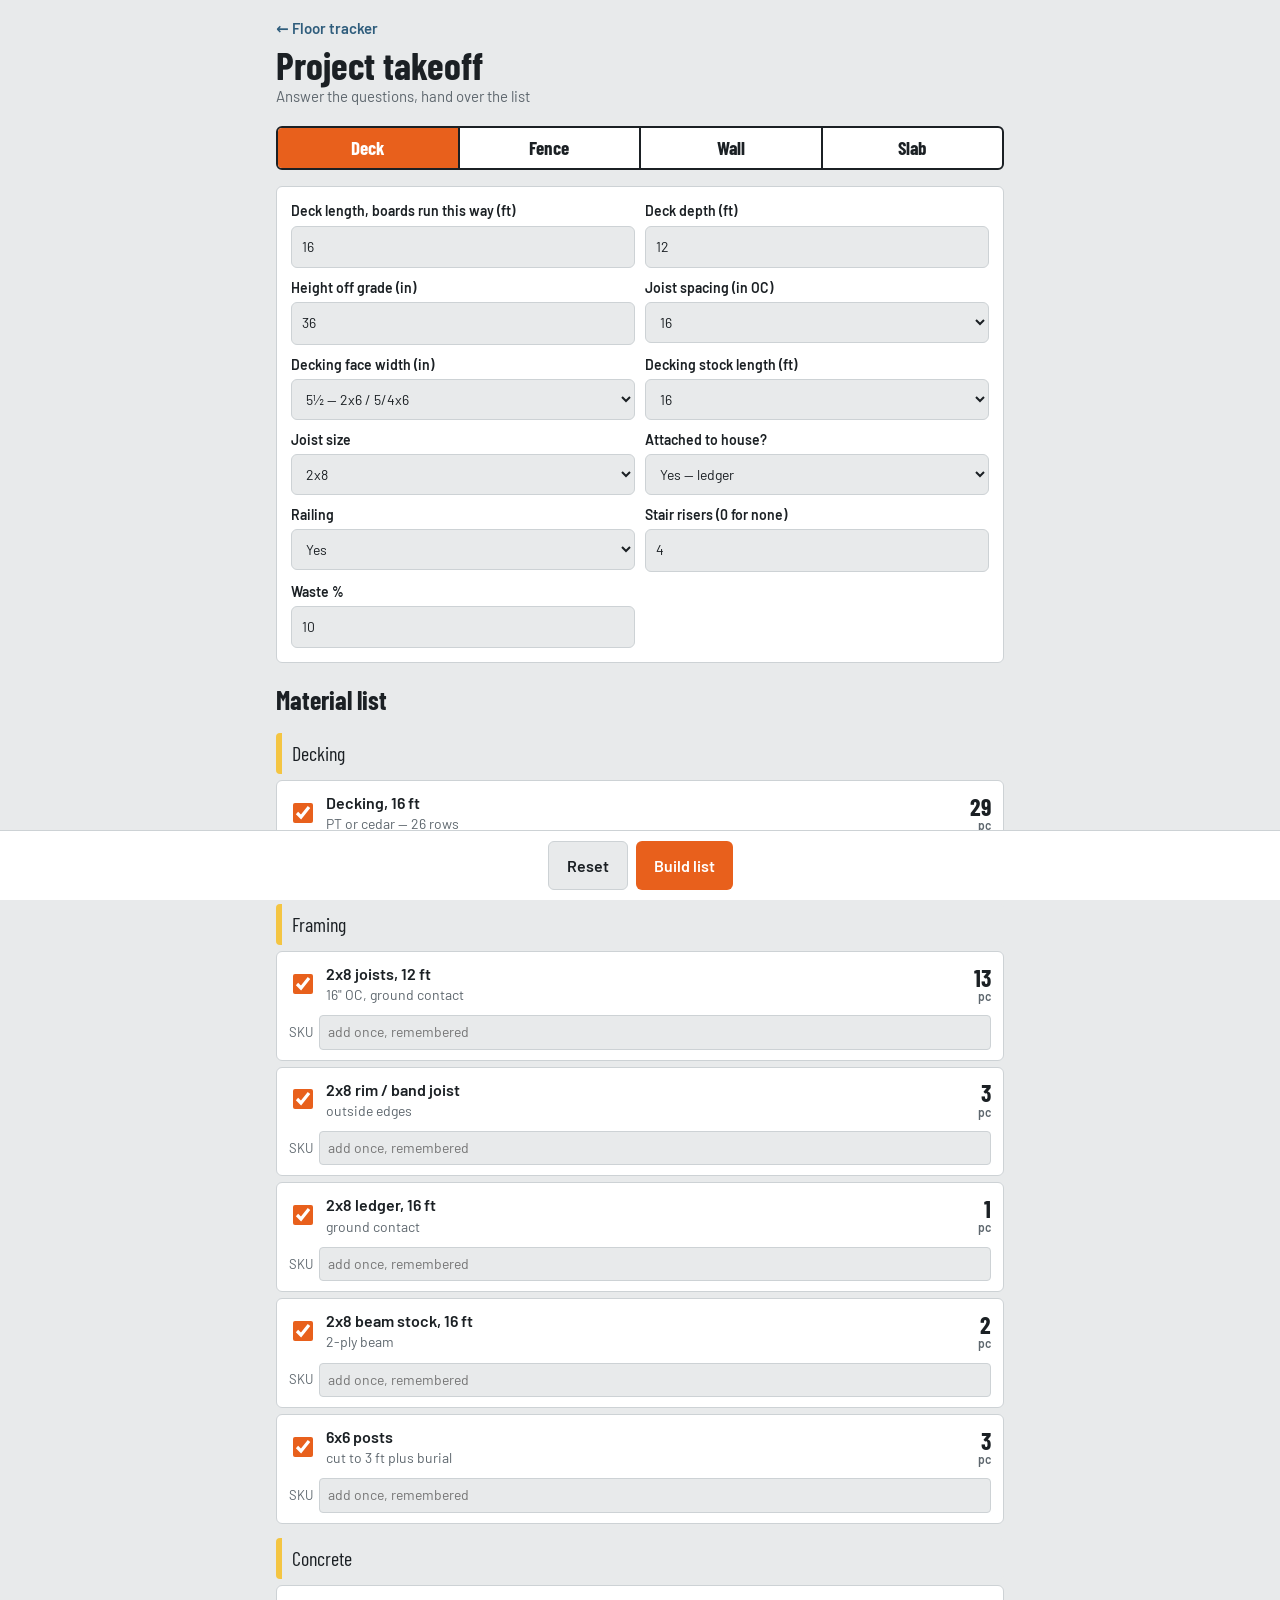
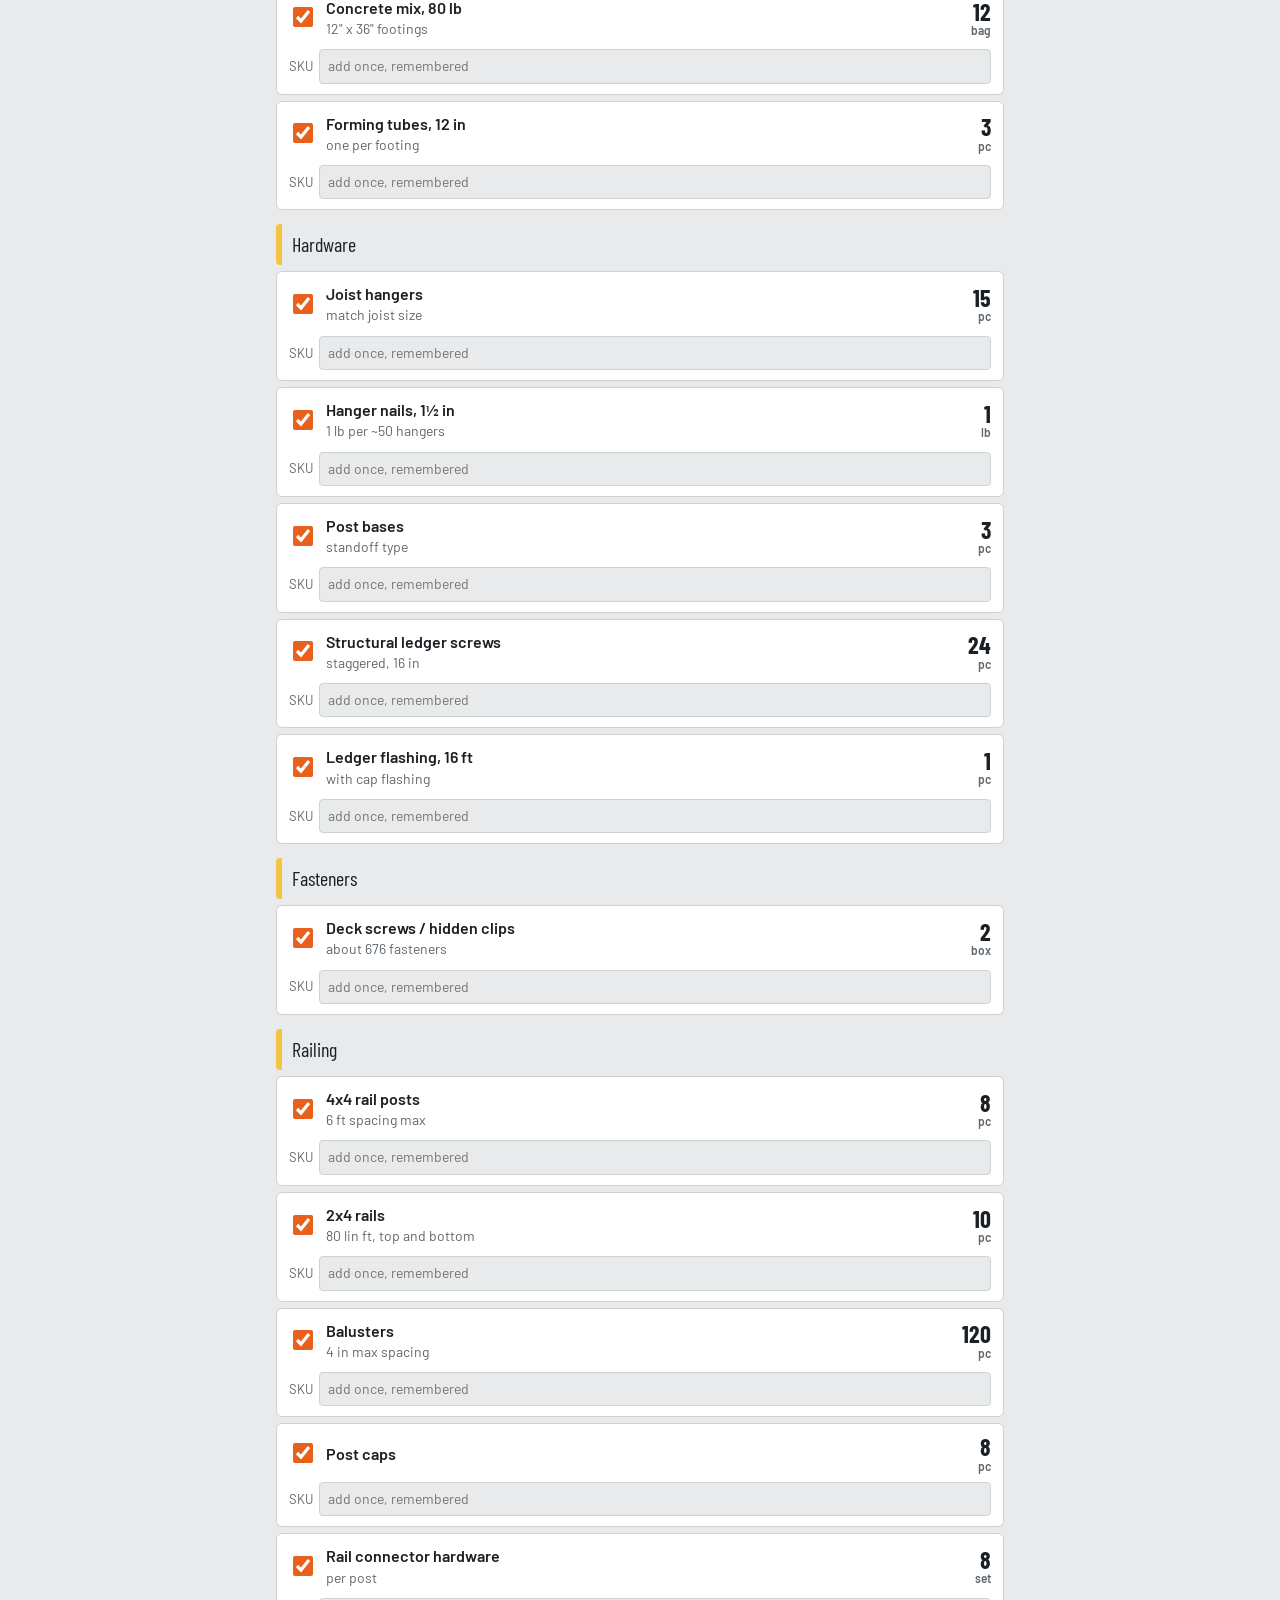
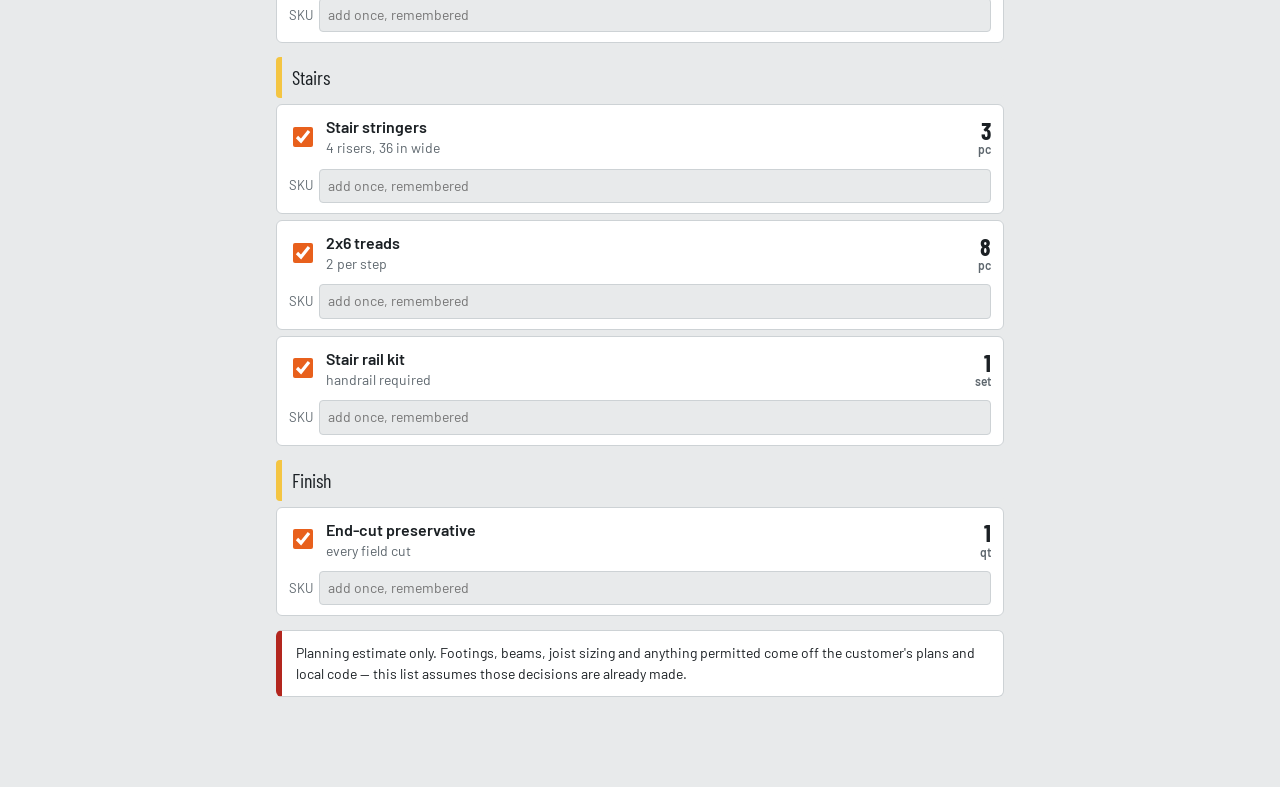
<file: tools/project-takeoff.html>
<!DOCTYPE html>
<html lang="en">
<head>
<meta charset="utf-8">
<meta name="viewport" content="width=device-width, initial-scale=1, viewport-fit=cover">
<title>Project Takeoff</title>
<link rel="preconnect" href="https://fonts.googleapis.com">
<link rel="preconnect" href="https://fonts.gstatic.com" crossorigin>
<link href="https://fonts.googleapis.com/css2?family=Barlow+Condensed:wght@600;700&family=Barlow:wght@400;500;600&display=swap" rel="stylesheet">
<style>
:root{
  --bg:#E8EAEB; --surface:#FFFFFF; --ink:#1B2024; --muted:#5E676E; --line:#CDD2D5;
  --hivis:#E8601C; --hivis-ink:#FFFFFF; --steel:#2F5D7C; --tag:#F4C542;
  --late:#B3261E; --ok:#2E7D4F;
  --display:"Barlow Condensed","Arial Narrow",Arial,sans-serif;
  --body:"Barlow",system-ui,-apple-system,"Segoe UI",sans-serif;
}
@media (prefers-color-scheme: dark){:root:not([data-theme="light"]){
  --bg:#15181B; --surface:#1F2428; --ink:#E9ECEE; --muted:#9AA3AA; --line:#343B41;
  --hivis:#F2772F; --steel:#7FB2D6; --tag:#E2B63A; --late:#FF8A80; --ok:#6FCF97;}}
:root[data-theme="dark"]{
  --bg:#15181B; --surface:#1F2428; --ink:#E9ECEE; --muted:#9AA3AA; --line:#343B41;
  --hivis:#F2772F; --steel:#7FB2D6; --tag:#E2B63A; --late:#FF8A80; --ok:#6FCF97;}
*{box-sizing:border-box}
html,body{margin:0}
body{background:var(--bg);color:var(--ink);font:16px/1.45 var(--body);-webkit-font-smoothing:antialiased;
  padding-top:env(safe-area-inset-top,0px);padding-bottom:calc(90px + env(safe-area-inset-bottom,0px))}
button,input,select,textarea{font:inherit;color:inherit}
:focus-visible{outline:3px solid var(--steel);outline-offset:2px}
.wrap{max-width:760px;margin:0 auto;padding:0 16px}
a{color:var(--steel)}
header{padding:16px 0 4px}
.back{display:inline-block;font-weight:600;text-decoration:none;font-size:15px;margin-bottom:6px}
h1{font-family:var(--display);font-weight:700;font-size:38px;line-height:1;margin:0}
.sub{color:var(--muted);font-size:15px;margin-top:2px}
.tabs{display:flex;margin:14px 0 16px;border:2px solid var(--ink);border-radius:6px;overflow:hidden;background:var(--surface)}
.tabs button{flex:1;border:0;border-right:2px solid var(--ink);background:transparent;padding:10px 4px;cursor:pointer;
  font-family:var(--display);font-weight:700;font-size:19px;line-height:1.1}
.tabs button:last-child{border-right:0}
.tabs button[aria-selected="true"]{background:var(--hivis);color:var(--hivis-ink)}
.panel{background:var(--surface);border:1px solid var(--line);border-radius:6px;padding:14px;margin-bottom:14px}
.grid{display:grid;grid-template-columns:1fr 1fr;gap:10px}
.f{display:flex;flex-direction:column;gap:4px;font-size:14px;font-weight:600}
.f.full{grid-column:1/-1}
.f input,.f select{font-weight:400;padding:10px;border:1px solid var(--line);border-radius:6px;background:var(--bg)}
.chk{display:flex;align-items:center;gap:8px;font-size:14px;font-weight:600}
.chk input{width:18px;height:18px;accent-color:var(--hivis)}
h2.t{font-family:var(--display);font-size:26px;margin:18px 0 8px}
.group{font-family:var(--display);font-size:20px;background:var(--bg);border-left:6px solid var(--tag);
  padding:6px 10px;border-radius:4px;margin:14px 0 6px}
ul.bom{list-style:none;margin:0;padding:0;display:flex;flex-direction:column;gap:6px}
.line{background:var(--surface);border:1px solid var(--line);border-radius:6px;padding:10px 12px;
  display:grid;grid-template-columns:auto 1fr auto;gap:10px;align-items:center}
.line.off{opacity:.42}
.line input[type=checkbox]{width:20px;height:20px;accent-color:var(--hivis)}
.nm{font-weight:600;overflow-wrap:anywhere}
.sp{font-size:14px;color:var(--muted)}
.qty{font-family:var(--display);font-weight:700;font-size:24px;white-space:nowrap;text-align:right;line-height:1.05}
.qty small{display:block;font-family:var(--body);font-size:12px;font-weight:600;color:var(--muted)}
.skurow{grid-column:1/-1;display:flex;gap:6px;align-items:center;font-size:13px;color:var(--muted)}
.skurow input{flex:1;padding:6px 8px;border:1px solid var(--line);border-radius:4px;background:var(--bg);font-size:14px}
.bar{position:fixed;left:0;right:0;bottom:0;background:var(--surface);border-top:1px solid var(--line);
  padding:10px 16px calc(10px + env(safe-area-inset-bottom,0px));display:flex;gap:8px;justify-content:center;z-index:5}
.btn{border:0;border-radius:6px;padding:12px 18px;font-weight:600;cursor:pointer}
.btn.primary{background:var(--hivis);color:var(--hivis-ink)}
.btn.ghost{background:var(--bg);border:1px solid var(--line)}
dialog{border:0;border-radius:10px;padding:0;width:min(600px,calc(100% - 24px));background:var(--surface);color:var(--ink)}
dialog::backdrop{background:rgba(0,0,0,.45)}
.sheet{padding:18px}
.sheet h2{font-family:var(--display);font-size:26px;margin:0 0 10px}
pre.sum{white-space:pre-wrap;background:var(--bg);border-radius:6px;padding:12px;font:14px/1.45 var(--body);max-height:55vh;overflow:auto;margin:0}
.row{display:flex;gap:8px;justify-content:flex-end;margin-top:14px;flex-wrap:wrap}
.note{font-size:13px;color:var(--muted);margin-top:10px}
.callout{background:var(--surface);border:1px solid var(--line);border-left:6px solid var(--late);
  border-radius:6px;padding:12px 14px;font-size:14px;margin-top:14px}
.toast{position:fixed;top:12px;left:50%;transform:translateX(-50%);background:var(--ink);color:var(--bg);
  padding:8px 14px;border-radius:6px;font-size:14px;opacity:0;transition:opacity .2s;pointer-events:none;z-index:20}
.toast.show{opacity:1}
@media (max-width:420px){h1{font-size:32px}.grid{grid-template-columns:1fr}.tabs button{font-size:16px}}
</style>
</head>
<body>
<div class="wrap">
<header>
  <a class="back" id="back" href="../index.html">&larr; Floor tracker</a>
  <h1>Project takeoff</h1>
  <div class="sub">Answer the questions, hand over the list</div>
</header>

<div class="tabs" role="tablist" id="tabs">
  <button role="tab" data-p="deck" aria-selected="true">Deck</button>
  <button role="tab" data-p="fence" aria-selected="false">Fence</button>
  <button role="tab" data-p="wall" aria-selected="false">Wall</button>
  <button role="tab" data-p="slab" aria-selected="false">Slab</button>
</div>

<div class="panel" id="inputs"></div>

<h2 class="t">Material list</h2>
<div id="bom"></div>

<div class="callout">Planning estimate only. Footings, beams, joist sizing and anything permitted come off the customer's plans and local code — this list assumes those decisions are already made.</div>
</div>

<div class="bar">
  <button class="btn ghost" id="resetBtn">Reset</button>
  <button class="btn primary" id="copyBtn">Build list</button>
</div>

<dialog id="dlg">
  <div class="sheet">
    <h2>Material list</h2>
    <pre class="sum" id="sumText"></pre>
    <div class="row">
      <button class="btn ghost" id="closeBtn">Close</button>
      <button class="btn primary" id="copyText">Copy</button>
    </div>
  </div>
</dialog>
<div class="toast" id="toast" role="status" aria-live="polite"></div>

<script>
(function(){
const $ = s => document.querySelector(s);
const esc = s => String(s??"").replace(/[&<>"']/g,c=>({"&":"&amp;","<":"&lt;",">":"&gt;",'"':"&quot;","'":"&#39;"}[c]));
const SKU_KEY = "takeoff:skus";
let skus = {};
try{ skus = JSON.parse(localStorage.getItem(SKU_KEY)||"{}"); }catch(e){ skus = {}; }
let project = "deck";
let off = {};

function num(s){
  if(typeof s==="number") return s;
  s = String(s||"").trim().replace(/[”"″]/g,'"').replace(/[’']/g,"'");
  if(!s) return 0;
  const ft = s.match(/^(-?[\d.]+)\s*'\s*(.*)$/);
  if(ft) return (parseFloat(ft[1])||0)*12 + num(ft[2].replace(/"/g,""));
  s = s.replace(/"/g,"").trim();
  const m = s.match(/^(-?\d+)\s+(\d+)\s*\/\s*(\d+)$/);
  if(m) return parseFloat(m[1])+parseFloat(m[2])/parseFloat(m[3]);
  const f = s.match(/^(-?\d+)\s*\/\s*(\d+)$/);
  if(f) return parseFloat(f[1])/parseFloat(f[2]);
  const n = parseFloat(s); return isFinite(n)?n:0;
}
const r1 = n => Math.round(n*10)/10;
function toast(m){ const t=$("#toast"); t.textContent=m; t.classList.add("show"); clearTimeout(toast._t); toast._t=setTimeout(()=>t.classList.remove("show"),1700); }

/* ---------- field definitions ---------- */
const FIELDS = {
  deck:[
    {id:"a", l:"Deck length, boards run this way (ft)", v:"16"},
    {id:"b", l:"Deck depth (ft)", v:"12"},
    {id:"h", l:"Height off grade (in)", v:"36"},
    {id:"oc", l:"Joist spacing (in OC)", v:"16", opts:["12","16","24"]},
    {id:"bw", l:"Decking face width (in)", v:"5.5", opts:[["5.5","5½ — 2x6 / 5/4x6"],["5.375","5⅜ — composite"],["3.5","3½ — 2x4"]]},
    {id:"len", l:"Decking stock length (ft)", v:"16", opts:["8","10","12","16","20"]},
    {id:"joist", l:"Joist size", v:"2x8", opts:["2x6","2x8","2x10","2x12"]},
    {id:"ledger", l:"Attached to house?", v:"yes", opts:[["yes","Yes — ledger"],["no","No — freestanding"]]},
    {id:"rail", l:"Railing", v:"yes", opts:[["yes","Yes"],["no","No"]]},
    {id:"steps", l:"Stair risers (0 for none)", v:"4"},
    {id:"waste", l:"Waste %", v:"10"}
  ],
  fence:[
    {id:"run", l:"Total run (ft)", v:"100"},
    {id:"sp", l:"Post spacing (ft)", v:"8"},
    {id:"ht", l:"Fence height (ft)", v:"6", opts:["3","4","5","6","8"]},
    {id:"style", l:"Style", v:"privacy", opts:[["privacy","Privacy — no gap"],["picket","Picket — gapped"],["shadow","Shadowbox"]]},
    {id:"pw", l:"Picket face width (in)", v:"5.5"},
    {id:"gap", l:"Gap between pickets (in)", v:"0"},
    {id:"rails", l:"Rails per section", v:"3", opts:["2","3"]},
    {id:"gates", l:"Gates", v:"1"},
    {id:"dia", l:"Post hole diameter (in)", v:"10"},
    {id:"dep", l:"Post hole depth (in)", v:"30"}
  ],
  wall:[
    {id:"len", l:"Wall length (ft)", v:"20"},
    {id:"ht", l:"Wall height (ft)", v:"8", opts:["8","9","10"]},
    {id:"oc", l:"Stud spacing (in OC)", v:"16", opts:["12","16","24"]},
    {id:"size", l:"Stud size", v:"2x4", opts:["2x4","2x6"]},
    {id:"corners", l:"Corners / intersections", v:"2"},
    {id:"openings", l:"Door &amp; window openings", v:"1"},
    {id:"onslab", l:"Bottom plate on concrete?", v:"yes", opts:[["yes","Yes — treated plate"],["no","No"]]},
    {id:"cover", l:"Covering", v:"drywall", opts:[["drywall","Drywall, one side"],["drywall2","Drywall, both sides"],["sheath","Exterior sheathing"],["none","None"]]},
    {id:"insul", l:"Insulate?", v:"yes", opts:[["yes","Yes"],["no","No"]]}
  ],
  slab:[
    {id:"l", l:"Length (ft)", v:"12"},
    {id:"w", l:"Width (ft)", v:"12"},
    {id:"d", l:"Thickness (in)", v:"4"},
    {id:"base", l:"Gravel base depth (in)", v:"4"},
    {id:"rein", l:"Reinforcement", v:"mesh", opts:[["mesh","Wire mesh"],["rebar","#4 rebar grid, 18 in"],["none","None"]]},
    {id:"bag", l:"Bag size", v:"0.6", opts:[["0.6","80 lb"],["0.45","60 lb"],["0.5","50 lb fast-set"]]},
    {id:"forms", l:"Need form lumber?", v:"yes", opts:[["yes","Yes"],["no","No"]]}
  ]
};

function renderInputs(){
  const f = FIELDS[project];
  $("#inputs").innerHTML = `<div class="grid">` + f.map(x=>{
    const ctl = x.opts
      ? `<select id="i_${x.id}">${x.opts.map(o=>{const val=Array.isArray(o)?o[0]:o,lab=Array.isArray(o)?o[1]:o;
          return `<option value="${val}" ${val===x.v?"selected":""}>${lab}</option>`;}).join("")}</select>`
      : `<input id="i_${x.id}" value="${x.v}" inputmode="decimal">`;
    return `<label class="f${x.opts?"":""}">${x.l}${ctl}</label>`;
  }).join("") + `</div>`;
  f.forEach(x=>{
    const e = $("#i_"+x.id);
    e.addEventListener("input", build); e.addEventListener("change", build);
  });
}
const g = id => { const e = $("#i_"+id); return e ? e.value : ""; };
const gn = id => num(g(id));

/* ---------- takeoffs ---------- */
function deckBom(){
  const A=gn("a"), B=gn("b"), H=gn("h"), oc=gn("oc"), bw=gn("bw"), L=gn("len"),
        joist=g("joist"), ledger=g("ledger")==="yes", rail=g("rail")==="yes",
        steps=Math.max(0,Math.round(gn("steps"))), waste=1+gn("waste")/100;
  const out=[];
  if(A<=0||B<=0) return out;
  const rows = Math.ceil((B*12)/(bw+0.125));
  const boards = Math.ceil(rows*Math.ceil(A/L)*waste);
  const joists = Math.floor((A*12)/oc)+1;
  const postCount = Math.ceil(A/8)+1;
  const holeCuFt = Math.PI*Math.pow(12/2,2)*36/1728;
  const ftgBags = Math.ceil(holeCuFt/0.6)*postCount;
  const screws = rows*joists*2;
  const railLen = A + (ledger ? 2*B : 2*B + A);

  out.push(["Decking", `Decking, ${L} ft`, `${bw==5.375?"composite":"PT or cedar"} — ${rows} rows`, boards, "pc"]);
  out.push(["Framing", `${joist} joists, ${Math.ceil(B)} ft`, `${oc}" OC, ground contact`, joists, "pc"]);
  out.push(["Framing", `${joist} rim / band joist`, `outside edges`, ledger?3:4, "pc"]);
  if(ledger) out.push(["Framing", `${joist} ledger, ${Math.ceil(A)} ft`, "ground contact", 1, "pc"]);
  out.push(["Framing", `${joist} beam stock, ${Math.ceil(A)} ft`, "2-ply beam", 2, "pc"]);
  out.push(["Framing", "6x6 posts", `cut to ${Math.max(1,Math.round(H/12))} ft plus burial`, postCount, "pc"]);
  out.push(["Concrete", "Concrete mix, 80 lb", `12" x 36" footings`, ftgBags, "bag"]);
  out.push(["Concrete", "Forming tubes, 12 in", "one per footing", postCount, "pc"]);
  out.push(["Hardware", "Joist hangers", "match joist size", joists+2, "pc"]);
  out.push(["Hardware", "Hanger nails, 1½ in", "1 lb per ~50 hangers", Math.ceil((joists+2)/50), "lb"]);
  out.push(["Hardware", "Post bases", "standoff type", postCount, "pc"]);
  if(ledger){
    out.push(["Hardware", "Structural ledger screws", "staggered, 16 in", Math.ceil(A*12/16)*2, "pc"]);
    out.push(["Hardware", `Ledger flashing, ${Math.ceil(A)} ft`, "with cap flashing", 1, "pc"]);
  }
  out.push(["Fasteners", "Deck screws / hidden clips", `about ${screws} fasteners`, Math.ceil(screws/350), "box"]);
  if(rail){
    const rposts = Math.ceil(railLen/6)+1;
    out.push(["Railing", "4x4 rail posts", "6 ft spacing max", rposts, "pc"]);
    out.push(["Railing", "2x4 rails", `${r1(railLen*2)} lin ft, top and bottom`, Math.ceil(railLen*2/8), "pc"]);
    out.push(["Railing", "Balusters", "4 in max spacing", Math.ceil(railLen*12/4), "pc"]);
    out.push(["Railing", "Post caps", "", rposts, "pc"]);
    out.push(["Railing", "Rail connector hardware", "per post", rposts, "set"]);
  }
  if(steps>0){
    out.push(["Stairs", "Stair stringers", `${steps} risers, 36 in wide`, 3, "pc"]);
    out.push(["Stairs", "2x6 treads", "2 per step", steps*2, "pc"]);
    out.push(["Stairs", "Stair rail kit", "handrail required", 1, "set"]);
  }
  out.push(["Finish", "End-cut preservative", "every field cut", 1, "qt"]);
  return out;
}

function fenceBom(){
  const run=gn("run"), sp=gn("sp"), ht=gn("ht"), style=g("style"),
        pw=gn("pw"), gap=gn("gap"), rails=gn("rails"), gates=Math.max(0,Math.round(gn("gates"))),
        dia=gn("dia"), dep=gn("dep");
  const out=[];
  if(run<=0||sp<=0) return out;
  const sections = Math.ceil(run/sp);
  const posts = sections+1+gates;
  const postLen = Math.ceil(ht + dep/12);
  const pitch = style==="picket" ? pw+Math.max(gap,1.5) : (style==="shadow" ? (pw+gap)*0.75 : pw+gap);
  const pickets = pitch>0 ? Math.ceil((run*12)/pitch) : 0;
  const holeCuFt = Math.PI*Math.pow(dia/2,2)*dep/1728 - Math.pow(3.5,2)*dep/1728;
  const bags = Math.ceil(holeCuFt/0.6*posts);
  out.push(["Posts", `4x4 posts, ${postLen} ft`, "ground contact treated", posts, "pc"]);
  out.push(["Posts", "Post caps", "", sections+1, "pc"]);
  out.push(["Concrete", "Fast-setting concrete, 50 lb", `${dia}" x ${dep}" holes`, Math.ceil(holeCuFt/0.5*posts), "bag"]);
  out.push(["Framing", `2x4 rails, ${Math.min(sp,8)} ft`, `${rails} per section`, sections*rails, "pc"]);
  out.push(["Pickets", `Pickets, ${ht} ft`, style==="privacy"?"butted tight":"gapped", pickets, "pc"]);
  out.push(["Fasteners", "Exterior screws, 2½ in", "hot-dip or coated", Math.ceil(pickets*rails/400), "box"]);
  out.push(["Fasteners", "Rail brackets or toe screws", "2 per rail end", sections*rails*2, "pc"]);
  if(gates>0){
    out.push(["Gates", "Gate hardware kit", "hinges and latch", gates, "kit"]);
    out.push(["Gates", "Anti-sag kit or gate frame", "keeps the gate square", gates, "kit"]);
  }
  out.push(["Tools", "Post hole digger or auger rental", "check the rental desk", 1, "ea"]);
  out.push(["Finish", "Stain or sealer", "after it dries out", Math.ceil(run*ht/250), "gal"]);
  return out;
}

function wallBom(){
  const L=gn("len"), H=gn("ht"), oc=gn("oc"), size=g("size"),
        corners=Math.round(gn("corners")), openings=Math.round(gn("openings")),
        onslab=g("onslab")==="yes", cover=g("cover"), insul=g("insul")==="yes";
  const out=[];
  if(L<=0) return out;
  const field = Math.floor((L*12)/oc)+1;
  const studs = field + corners*2 + openings*4;
  const plateLf = L*3;
  const area = L*H;
  out.push(["Framing", `${size} studs, ${H} ft`, `${oc}" OC plus corners and openings`, studs, "pc"]);
  out.push(["Framing", `${size} plate stock, 16 ft`, `${r1(plateLf)} lin ft — one bottom, double top`, Math.ceil((onslab?L*2:plateLf)/16), "pc"]);
  if(onslab) out.push(["Framing", `${size} treated plate, 16 ft`, "required on concrete", Math.ceil(L/16), "pc"]);
  if(openings>0){
    out.push(["Framing", "Header stock", "size per span — verify", openings*2, "pc"]);
    out.push(["Framing", "½ in plywood for header shims", `${size==="2x4"?"1 sheet covers several":"as needed"}`, 1, "sheet"]);
  }
  if(onslab) out.push(["Fasteners", "Concrete anchors", "per code, 6 ft max spacing", Math.ceil(L/4), "pc"]);
  out.push(["Fasteners", "16d framing nails", "or 3 in screws", Math.ceil(studs/45), "lb"]);
  if(cover==="drywall"||cover==="drywall2"){
    const sides = cover==="drywall2"?2:1;
    const sheets = Math.ceil(area*sides/32*1.1);
    out.push(["Covering", "Drywall, 4x8", `${r1(area*sides)} sq ft`, sheets, "sheet"]);
    out.push(["Covering", "Drywall screws, 1¼ in", "", Math.ceil(sheets/12), "lb"]);
    out.push(["Covering", "Joint compound", "", Math.ceil(sheets/12), "bucket"]);
    out.push(["Covering", "Joint tape", "about 38 ft per sheet", Math.ceil(sheets*38/250), "roll"]);
  }
  if(cover==="sheath"){
    out.push(["Covering", "Sheathing, 4x8", `${r1(area)} sq ft`, Math.ceil(area/32*1.1), "sheet"]);
    out.push(["Covering", "House wrap", "", Math.ceil(area/450), "roll"]);
    out.push(["Fasteners", "8d ring shank nails", "6 in edges, 12 in field", 2, "lb"]);
  }
  if(insul){
    out.push(["Insulation", size==="2x6"?"R-19 / R-21 batts":"R-13 / R-15 batts", `${r1(area)} sq ft`, Math.ceil(area/88), "bag"]);
  }
  return out;
}

function slabBom(){
  const L=gn("l"), W=gn("w"), D=gn("d"), base=gn("base"), rein=g("rein"), bag=gn("bag"), forms=g("forms")==="yes";
  const out=[];
  if(L<=0||W<=0) return out;
  const cuft = L*W*(D/12);
  const bags = Math.ceil(cuft/bag);
  const peri = 2*(L+W);
  const baseCuft = L*W*(base/12);
  out.push(["Concrete", `Concrete mix, ${bag==0.6?"80 lb":bag==0.45?"60 lb":"50 lb"}`, `${r1(cuft)} cu ft — ${(cuft/27).toFixed(2)} cu yd`, bags, "bag"]);
  if(cuft/27 > 1) out.push(["Concrete", "Ready-mix quote", "usually cheaper past a yard", 1, "call"]);
  if(base>0){
    out.push(["Base", "Paver base or crushed stone, 0.5 cu ft", `${r1(baseCuft)} cu ft at ${base}" deep`, Math.ceil(baseCuft/0.5), "bag"]);
    out.push(["Base", "Landscape fabric", `${r1(L*W)} sq ft`, Math.ceil(L*W/300), "roll"]);
  }
  if(rein==="mesh") out.push(["Reinforcement", "Wire mesh, 5x10 sheet", `${r1(L*W)} sq ft`, Math.ceil(L*W/50), "sheet"]);
  if(rein==="rebar"){
    const lf = (Math.floor(W*12/18)+1)*L + (Math.floor(L*12/18)+1)*W;
    out.push(["Reinforcement", "#4 rebar, 20 ft", `${r1(lf)} lin ft on an 18 in grid`, Math.ceil(lf/20), "pc"]);
    out.push(["Reinforcement", "Rebar ties and chairs", "", Math.ceil(lf/10), "pc"]);
  }
  if(forms){
    out.push(["Forms", "2x4 form lumber, 12 ft", `${r1(peri)} lin ft perimeter`, Math.ceil(peri/12), "pc"]);
    out.push(["Forms", "Wood stakes", "every 3 to 4 ft", Math.ceil(peri/3), "pc"]);
    out.push(["Forms", "Form release or oil", "", 1, "ea"]);
  }
  out.push(["Finish", "Expansion joint material", `${r1(peri)} lin ft`, Math.ceil(peri/50), "roll"]);
  out.push(["Tools", "Float, edger, screed board", "rental for larger pours", 1, "set"]);
  out.push(["Finish", "Concrete sealer", `${r1(L*W)} sq ft`, Math.ceil(L*W/300), "gal"]);
  return out;
}

const BUILD = {deck:deckBom, fence:fenceBom, wall:wallBom, slab:slabBom};
let current = [];

function build(){
  current = BUILD[project]();
  const groups = [];
  current.forEach(row=>{ const gname=row[0]; let gr=groups.find(x=>x.name===gname); if(!gr){gr={name:gname,rows:[]};groups.push(gr);} gr.rows.push(row); });
  $("#bom").innerHTML = groups.map(gr=>`
    <div class="group">${esc(gr.name)}</div>
    <ul class="bom">${gr.rows.map(([,item,spec,qty,unit])=>{
      const key = project+"|"+item;
      const isOff = !!off[key];
      return `<li class="line ${isOff?"off":""}">
        <input type="checkbox" ${isOff?"":"checked"} data-k="${esc(key)}" aria-label="Include ${esc(item)}">
        <div><div class="nm">${esc(item)}</div>${spec?`<div class="sp">${esc(spec)}</div>`:""}</div>
        <div class="qty">${qty}<small>${esc(unit)}</small></div>
        <div class="skurow"><span>SKU</span><input value="${esc(skus[key]||"")}" data-sku="${esc(key)}" placeholder="add once, remembered"></div>
      </li>`;
    }).join("")}</ul>`).join("");
}

$("#bom").addEventListener("change", e=>{
  const c = e.target.closest("[data-k]");
  if(c){ off[c.dataset.k] = !c.checked; build(); return; }
});
$("#bom").addEventListener("input", e=>{
  const s = e.target.closest("[data-sku]");
  if(s){ skus[s.dataset.sku] = s.value.trim();
    try{ localStorage.setItem(SKU_KEY, JSON.stringify(skus)); }catch(err){} }
});

$("#tabs").addEventListener("click", e=>{
  const b = e.target.closest("[data-p]"); if(!b) return;
  document.querySelectorAll("#tabs button").forEach(x=>x.setAttribute("aria-selected", String(x===b)));
  project = b.dataset.p; renderInputs(); build(); scrollTo({top:0,behavior:"smooth"});
});
$("#resetBtn").onclick = ()=>{ off={}; renderInputs(); build(); toast("Reset"); };

function listText(){
  const title = {deck:"Deck",fence:"Fence",wall:"Wall framing",slab:"Concrete slab"}[project];
  const lines = [`${title} material list — ${new Date().toLocaleDateString()}`, ""];
  let g = "";
  current.forEach(([grp,item,spec,qty,unit])=>{
    const key = project+"|"+item;
    if(off[key]) return;
    if(grp!==g){ lines.push(grp.toUpperCase()); g = grp; }
    lines.push(`  ${qty} ${unit}  ${item}${skus[key]?`  (SKU ${skus[key]})`:""}${spec?` — ${spec}`:""}`);
  });
  lines.push("", "Estimate for planning. Sizing and spans per plans and local code.");
  return lines.join("\n");
}
$("#copyBtn").onclick = ()=>{ $("#sumText").textContent = listText(); $("#dlg").showModal(); };
$("#closeBtn").onclick = ()=>$("#dlg").close();
$("#copyText").onclick = async ()=>{
  try{ await navigator.clipboard.writeText($("#sumText").textContent); toast("List copied"); }
  catch(e){ const r=document.createRange(); r.selectNodeContents($("#sumText")); const s=getSelection(); s.removeAllRanges(); s.addRange(r); toast("Selected — copy from here"); }
};

if(/claude/.test(location.hostname)){ $("#back").href="https://claude.ai/artifact/5UGQQjf8QSRFYaHS24y8Dx"; }
$("#back").target="_top";
renderInputs(); build();
})();
</script>
</body>
</html>
</file>
<file: styles.css>
/* Outs Tracker — mobile-first, no build step */

:root {
  --bg: #f3f4f1;
  --surface: #ffffff;
  --ink: #14181d;
  --ink-2: #4a535e;
  --line: #cfd4da;
  --line-strong: #8d96a1;

  --dirty-bg: #ffdfa8;
  --dirty-ink: #6b3400;
  --dirty-edge: #e08600;

  --clean-bg: #dbe5ef;
  --clean-ink: #1e3f5e;
  --clean-edge: #6f8fae;

  --stale: #b3261e;
  --stale-bg: #fde7e4;

  --danger: #a3211a;
  --focus: #0b57d0;

  --radius: 10px;
  --tap: 48px;
  --mono: ui-monospace, "SF Mono", "Cascadia Mono", "Roboto Mono", Menlo, Consolas, monospace;
}

* { box-sizing: border-box; }

[hidden] { display: none !important; }

html { -webkit-text-size-adjust: 100%; }

body {
  margin: 0;
  background: var(--bg);
  color: var(--ink);
  font: 16px/1.4 system-ui, -apple-system, "Segoe UI", Roboto, Helvetica, Arial, sans-serif;
  padding-bottom: calc(96px + env(safe-area-inset-bottom));
}

h1, h2, h3, p { margin: 0; }

.sr-only {
  position: absolute; width: 1px; height: 1px; overflow: hidden;
  clip: rect(0 0 0 0); white-space: nowrap;
}

:focus-visible { outline: 3px solid var(--focus); outline-offset: 2px; }

/* ---------- Sticky summary header ---------- */

.top {
  position: sticky; top: 0; z-index: 10;
  background: var(--surface);
  border-bottom: 2px solid var(--ink);
  padding-top: env(safe-area-inset-top);
}
.top-inner {
  max-width: 960px; margin: 0 auto;
  padding: 8px 12px 10px;
}
.top h1 {
  font-size: 15px; font-weight: 700; letter-spacing: .04em; text-transform: uppercase;
  margin-bottom: 6px;
}
.counts { display: grid; grid-template-columns: repeat(3, 1fr); gap: 8px; }
.count {
  display: flex; align-items: baseline; gap: 8px;
  padding: 6px 10px;
  border: 1px solid var(--line-strong);
  border-radius: 8px;
  background: var(--surface);
}
.count .num { font-size: 26px; font-weight: 800; line-height: 1; font-variant-numeric: tabular-nums; }
.count .lbl { font-size: 13px; font-weight: 600; color: var(--ink-2); }
.count-clean { background: var(--clean-bg); border-color: var(--clean-edge); }
.count-clean .num, .count-clean .lbl { color: var(--clean-ink); }
.count-dirty { background: var(--dirty-bg); border-color: var(--dirty-edge); }
.count-dirty .num, .count-dirty .lbl { color: var(--dirty-ink); }

/* ---------- Layout ---------- */

main { max-width: 960px; margin: 0 auto; padding: 12px; }

.warn {
  background: var(--stale-bg); color: var(--stale);
  border: 1px solid var(--stale); border-radius: 8px;
  padding: 10px 12px; margin-bottom: 12px; font-weight: 600;
}

/* ---------- Buttons & inputs ---------- */

button, input, select, textarea { font: inherit; color: inherit; }

.btn {
  min-height: var(--tap);
  padding: 0 14px;
  border: 1.5px solid var(--ink);
  border-radius: 8px;
  background: var(--surface);
  font-weight: 650;
  cursor: pointer;
}
.btn:active { background: #e8eaed; }
.btn-primary { background: var(--ink); color: #fff; }
.btn-primary:active { background: #000; }
.btn-danger { border-color: var(--danger); color: var(--danger); }
.btn-quiet { border-color: transparent; text-decoration: underline; }

input[type="text"], input[type="search"], input[type="number"], input[type="date"], select, textarea {
  width: 100%;
  min-height: var(--tap);
  padding: 10px 12px;
  border: 1.5px solid var(--line-strong);
  border-radius: 8px;
  background: var(--surface);
  font-size: 16px; /* prevents iOS zoom-on-focus */
}
textarea { resize: vertical; }
input:disabled { background: #e6e8eb; color: var(--ink-2); }
input[aria-invalid="true"], textarea[aria-invalid="true"] {
  border-color: var(--stale); background: var(--stale-bg);
}

/* ---------- Tabs ---------- */

.tabs { display: grid; grid-template-columns: 1fr 1fr; gap: 0; margin-bottom: 10px; }
.tab {
  min-height: var(--tap);
  border: 1.5px solid var(--ink);
  background: var(--surface);
  font-weight: 700;
  cursor: pointer;
}
.tab:first-child { border-radius: 8px 0 0 8px; }
.tab:last-child { border-radius: 0 8px 8px 0; border-left: 0; }
.tab.is-on { background: var(--ink); color: #fff; }

/* ---------- Controls ---------- */

.controls { display: grid; gap: 8px; }
.control-row { display: grid; grid-template-columns: 1fr; gap: 8px; }

.seg { display: grid; grid-template-columns: repeat(3, 1fr); }
.seg-btn {
  min-height: var(--tap);
  border: 1.5px solid var(--line-strong);
  border-left-width: 0;
  background: var(--surface);
  font-weight: 650;
  cursor: pointer;
}
.seg-btn:first-child { border-left-width: 1.5px; border-radius: 8px 0 0 8px; }
.seg-btn:last-child { border-radius: 0 8px 8px 0; }
.seg-btn.is-on { background: var(--ink); border-color: var(--ink); color: #fff; }

.result-info { margin: 10px 2px 8px; font-size: 14px; color: var(--ink-2); min-height: 20px; }

/* ---------- List & cards ---------- */

.list { list-style: none; margin: 0; padding: 0; display: grid; gap: 10px; }

.card {
  background: var(--surface);
  border: 1px solid var(--line);
  border-left: 8px solid var(--clean-edge);
  border-radius: var(--radius);
  padding: 12px;
}
.card.is-dirty { border-left-color: var(--dirty-edge); }
.card.is-stale { border-left-color: var(--stale); }

.card-head { display: flex; align-items: flex-start; justify-content: space-between; gap: 8px; }
.card-head > div:first-child { flex: none; }
.loc-label {
  display: block;
  font-size: 11px; font-weight: 700; letter-spacing: .06em; text-transform: uppercase;
  color: var(--ink-2);
}
.loc {
  font-family: var(--mono);
  font-size: 28px; font-weight: 800; line-height: 1.1;
  letter-spacing: .01em;
  white-space: nowrap;
}
.badges { display: flex; flex-wrap: wrap; justify-content: flex-end; gap: 6px; }
.badge {
  display: inline-block;
  padding: 4px 10px;
  border-radius: 999px;
  font-size: 13px; font-weight: 800; letter-spacing: .03em; text-transform: uppercase;
  border: 1.5px solid transparent;
}
.badge-dirty { background: var(--dirty-bg); color: var(--dirty-ink); border-color: var(--dirty-edge); }
.badge-clean { background: var(--clean-bg); color: var(--clean-ink); border-color: var(--clean-edge); }
.badge-sample { background: #fff; color: var(--ink-2); border: 1.5px dashed var(--line-strong); }
.badge-stale { background: var(--stale); color: #fff; }

.facts {
  display: grid; grid-template-columns: 1fr 1fr; gap: 8px 12px;
  margin: 10px 0 0;
}
.facts > div { min-width: 0; }
.facts .wide { grid-column: 1 / -1; }
.facts dt {
  font-size: 11px; font-weight: 700; letter-spacing: .06em; text-transform: uppercase;
  color: var(--ink-2);
}
.facts dd { margin: 0; font-size: 16px; font-weight: 600; overflow-wrap: anywhere; }
.facts dd.sku { font-family: var(--mono); font-size: 18px; }
.days { font-weight: 800; }
.is-stale .stale-row {
  background: var(--stale-bg);
  border-radius: 6px;
  padding: 6px 8px;
}
.is-stale .stale-row .days { color: var(--stale); }

.notes {
  margin-top: 8px; padding-top: 8px;
  border-top: 1px dashed var(--line);
  font-size: 15px; color: var(--ink-2); overflow-wrap: anywhere;
  white-space: pre-wrap;
}

.actions { display: grid; grid-template-columns: 2fr 1fr 1fr; gap: 8px; margin-top: 12px; }
.actions.two { grid-template-columns: 2fr 1fr; }
.actions .btn { padding: 0 8px; }

.empty {
  text-align: center; color: var(--ink-2);
  padding: 32px 16px;
  border: 1.5px dashed var(--line-strong); border-radius: var(--radius);
  background: var(--surface);
}

/* ---------- Data section ---------- */

.data {
  margin-top: 28px; padding: 14px 12px;
  background: var(--surface);
  border: 1px solid var(--line); border-radius: var(--radius);
}
.data h2 { font-size: 16px; margin-bottom: 10px; }
.data h3 { font-size: 14px; margin: 18px 0 2px; }
.data-grid { display: grid; gap: 8px; }
.hint { font-size: 13px; color: var(--ink-2); margin: 4px 0 8px; }

/* ---------- Add button ---------- */

.add-btn {
  position: fixed; z-index: 20;
  left: 12px; right: 12px;
  bottom: calc(12px + env(safe-area-inset-bottom));
  min-height: 60px;
  border: 0; border-radius: 12px;
  background: var(--ink); color: #fff;
  font-size: 20px; font-weight: 800;
  box-shadow: 0 4px 14px rgba(0, 0, 0, .35);
  cursor: pointer;
}
.add-btn span { font-size: 24px; margin-right: 4px; }
.add-btn:active { background: #000; }

/* ---------- Toast ---------- */

.toast {
  position: fixed; z-index: 30;
  left: 12px; right: 12px;
  bottom: calc(84px + env(safe-area-inset-bottom));
  padding: 12px 14px;
  background: #1f2937; color: #fff;
  border-radius: 10px;
  font-weight: 600; text-align: center;
  opacity: 0; transform: translateY(8px);
  pointer-events: none;
  transition: opacity .15s, transform .15s;
}
.toast.is-on { opacity: 1; transform: none; }

/* ---------- Add / Edit sheet ---------- */

.sheet {
  width: 100%; max-width: 100%;
  height: 100%; max-height: 100%;
  margin: 0; padding: 0; border: 0;
  background: var(--bg); color: var(--ink);
}
.sheet::backdrop { background: rgba(0, 0, 0, .5); }
.sheet form { display: flex; flex-direction: column; height: 100%; }
.sheet-head {
  display: flex; align-items: center; justify-content: space-between;
  padding: 8px 8px 8px 14px;
  padding-top: calc(8px + env(safe-area-inset-top));
  background: var(--surface); border-bottom: 2px solid var(--ink);
}
.sheet-head h2 { font-size: 18px; }
.sheet-body { flex: 1; overflow-y: auto; padding: 14px; -webkit-overflow-scrolling: touch; }
.sheet-foot {
  display: grid; grid-template-columns: 1fr 2fr; gap: 8px;
  padding: 10px 14px calc(10px + env(safe-area-inset-bottom));
  background: var(--surface); border-top: 1px solid var(--line);
}
.sheet-foot .btn { min-height: 54px; font-size: 17px; }

.field { margin: 0 0 16px; padding: 0; border: 0; min-width: 0; }
.field > label, .field > legend {
  display: block; padding: 0; margin-bottom: 6px;
  font-weight: 700; font-size: 15px;
}
.field small { font-weight: 500; color: var(--ink-2); }
.err { color: var(--stale); font-weight: 650; font-size: 14px; margin-top: 4px; }
.err:empty { display: none; }
.field .hint:empty { display: none; }

.type-toggle { display: grid; grid-template-columns: 1fr 1fr; gap: 8px; }
.type-opt { position: relative; cursor: pointer; }
.type-opt input { position: absolute; opacity: 0; inset: 0; }
.type-opt span {
  display: flex; flex-direction: column; justify-content: center;
  min-height: 60px; padding: 8px 12px;
  border: 2px solid var(--line-strong); border-radius: 10px;
  background: var(--surface);
}
.type-opt strong { font-size: 17px; }
.type-opt small { font-size: 12px; }
.type-clean input:checked + span { background: var(--clean-bg); border-color: var(--clean-ink); color: var(--clean-ink); }
.type-dirty input:checked + span { background: var(--dirty-bg); border-color: var(--dirty-ink); color: var(--dirty-ink); }
.type-opt input:checked + span small { color: inherit; }
.type-opt input:focus-visible + span { outline: 3px solid var(--focus); outline-offset: 2px; }

.loc-inputs { display: grid; grid-template-columns: 2fr 3fr 3fr; gap: 8px; }
.loc-inputs label span {
  display: block; font-size: 12px; font-weight: 700; letter-spacing: .05em;
  text-transform: uppercase; color: var(--ink-2); margin-bottom: 2px;
}
.loc-inputs input {
  font-family: var(--mono); font-size: 22px; font-weight: 700; text-align: center;
  min-height: 56px;
}
#locPreview { font-family: var(--mono); font-size: 15px; font-weight: 700; color: var(--ink); margin-bottom: 0; }

/* ---------- Wider screens ---------- */

@media (min-width: 640px) {
  .top-inner { display: flex; align-items: center; justify-content: space-between; gap: 16px; padding: 10px 16px; }
  .top h1 { margin: 0; font-size: 17px; }
  .counts { grid-template-columns: repeat(3, auto); }
  .count { padding: 6px 14px; }

  main { padding: 16px; }
  .tabs { max-width: 320px; }
  .controls { grid-template-columns: 1fr auto; align-items: start; }
  .control-row { grid-template-columns: 240px 220px; }
  .list { grid-template-columns: repeat(auto-fill, minmax(330px, 1fr)); align-items: start; }
  .data-grid { grid-template-columns: repeat(3, 1fr); }

  .add-btn { left: auto; right: 24px; bottom: 24px; padding: 0 28px; }
  .toast { left: 50%; right: auto; transform: translate(-50%, 8px); bottom: 100px; }
  .toast.is-on { transform: translate(-50%, 0); }

  .sheet {
    width: 520px; height: auto; max-height: 92vh;
    margin: auto; border-radius: 14px; overflow: hidden;
  }
  .sheet form { height: auto; max-height: 92vh; }
}

@media (prefers-reduced-motion: reduce) {
  .toast { transition: none; }
}
</file>
